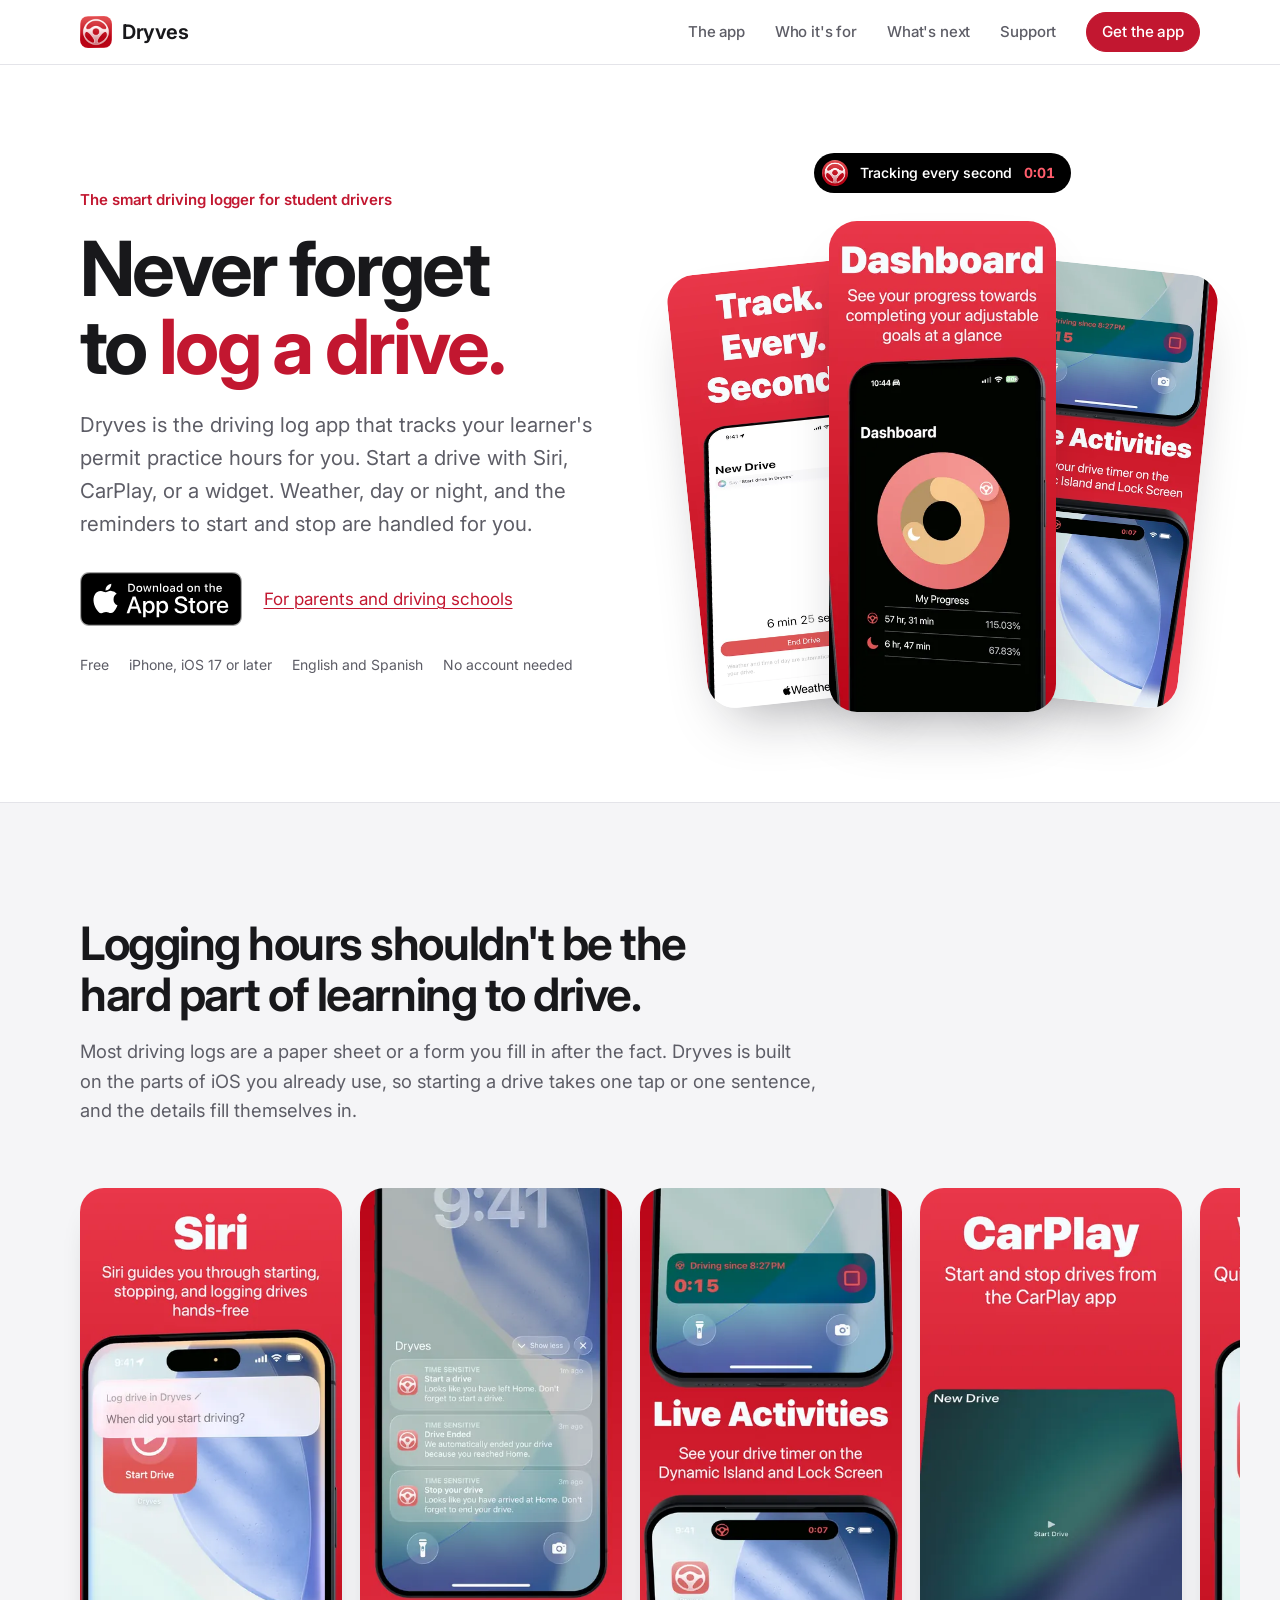
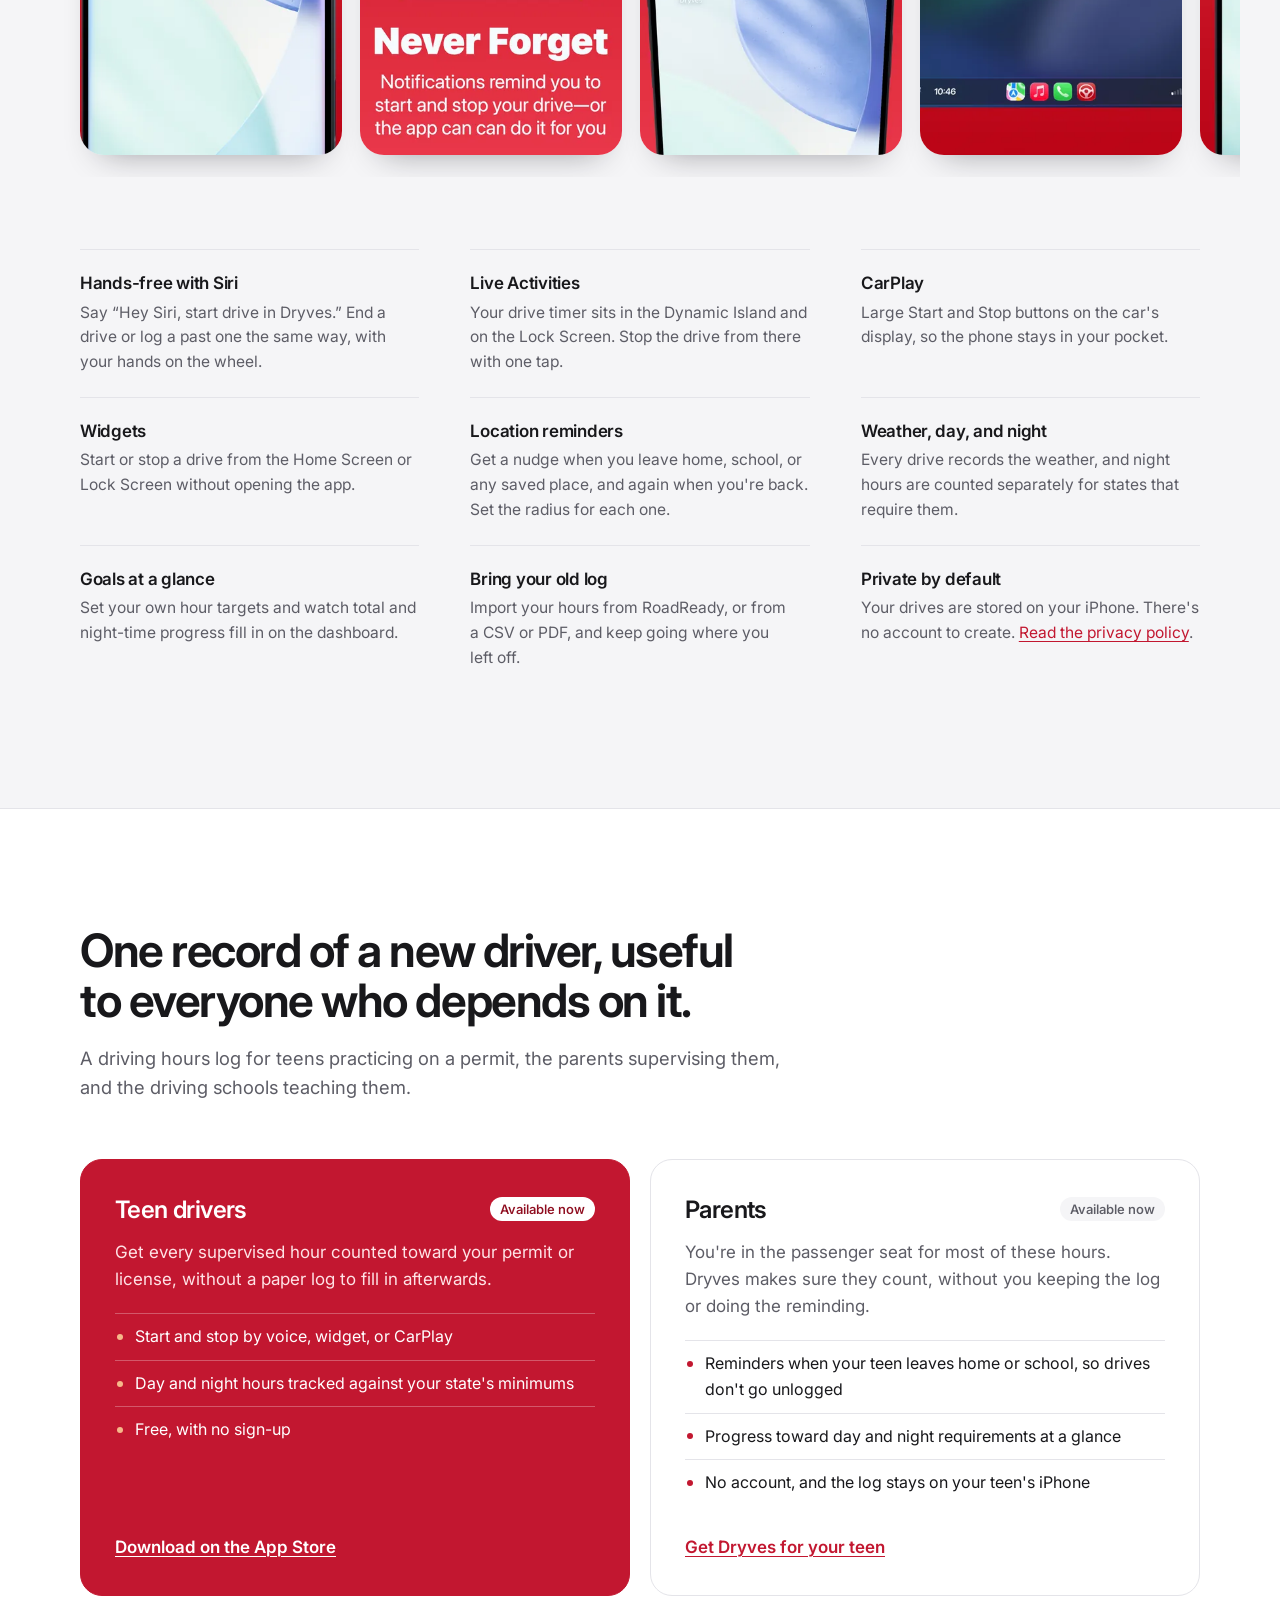
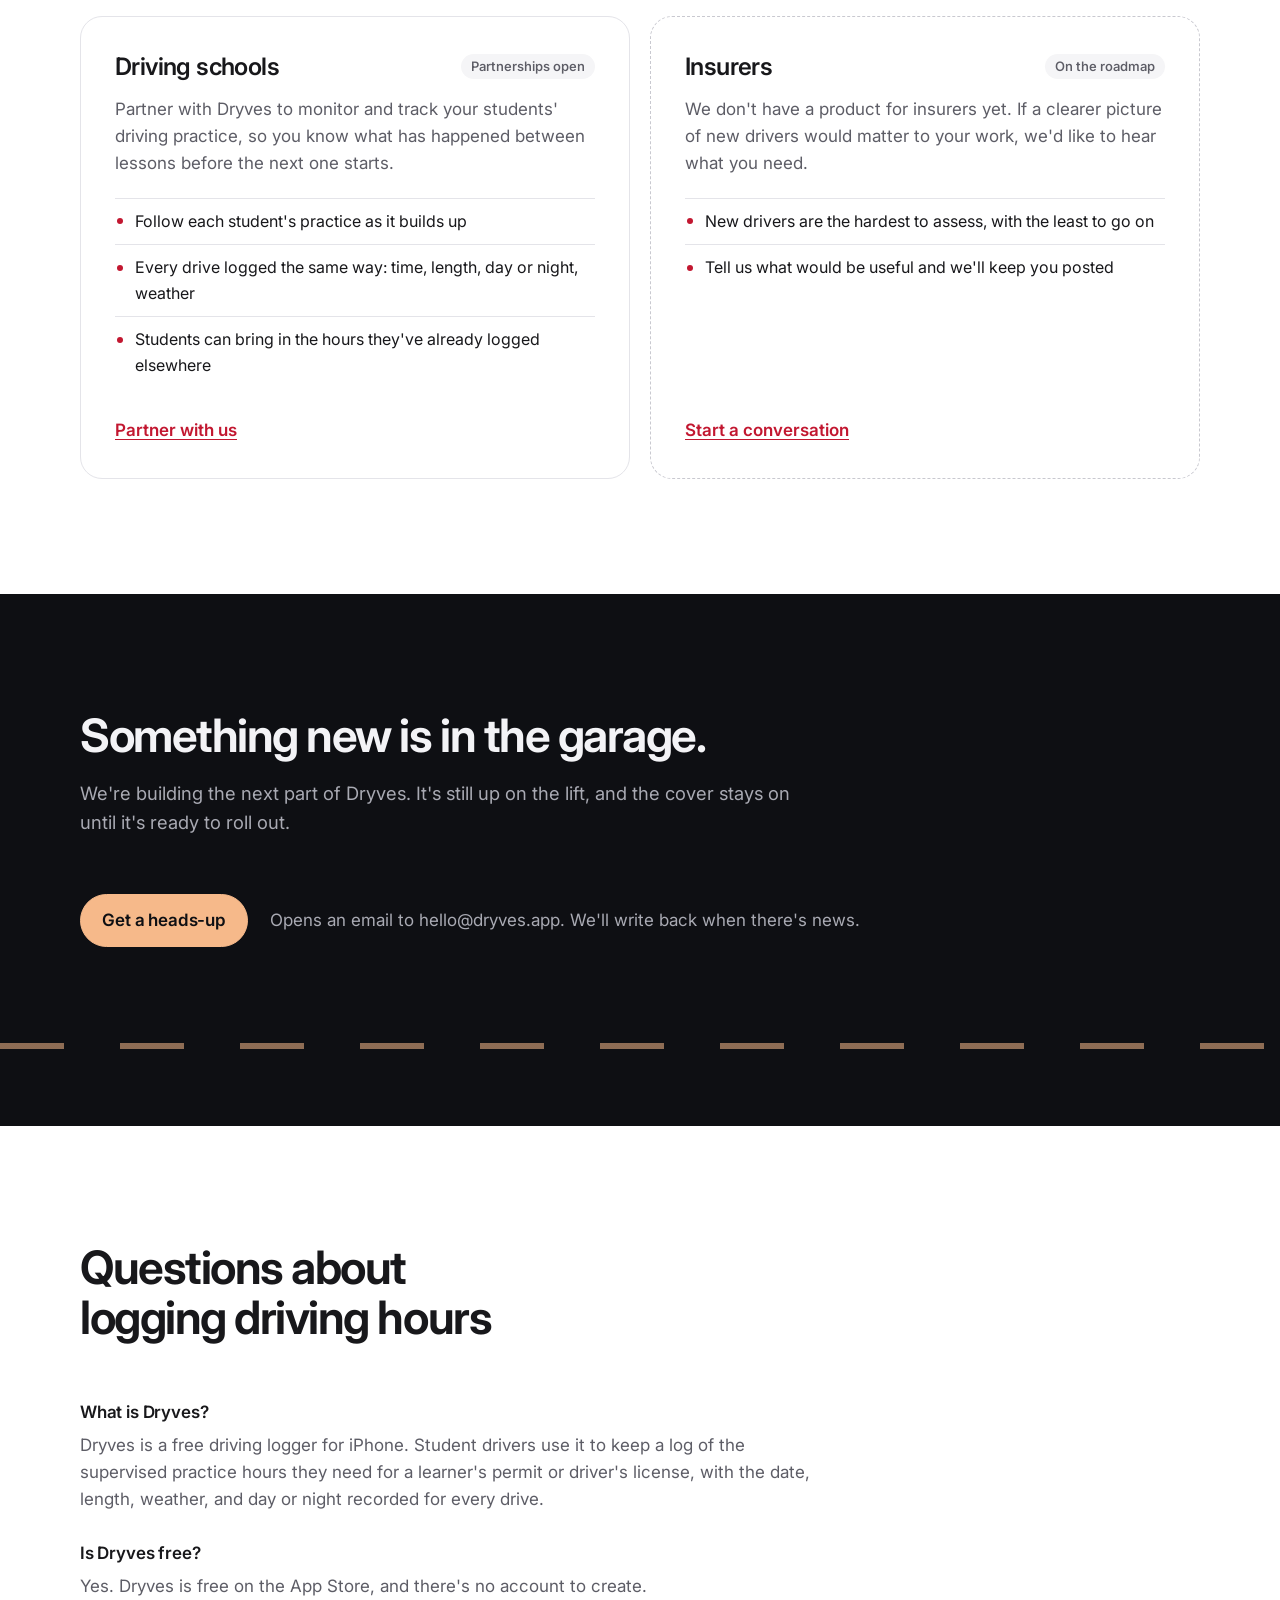
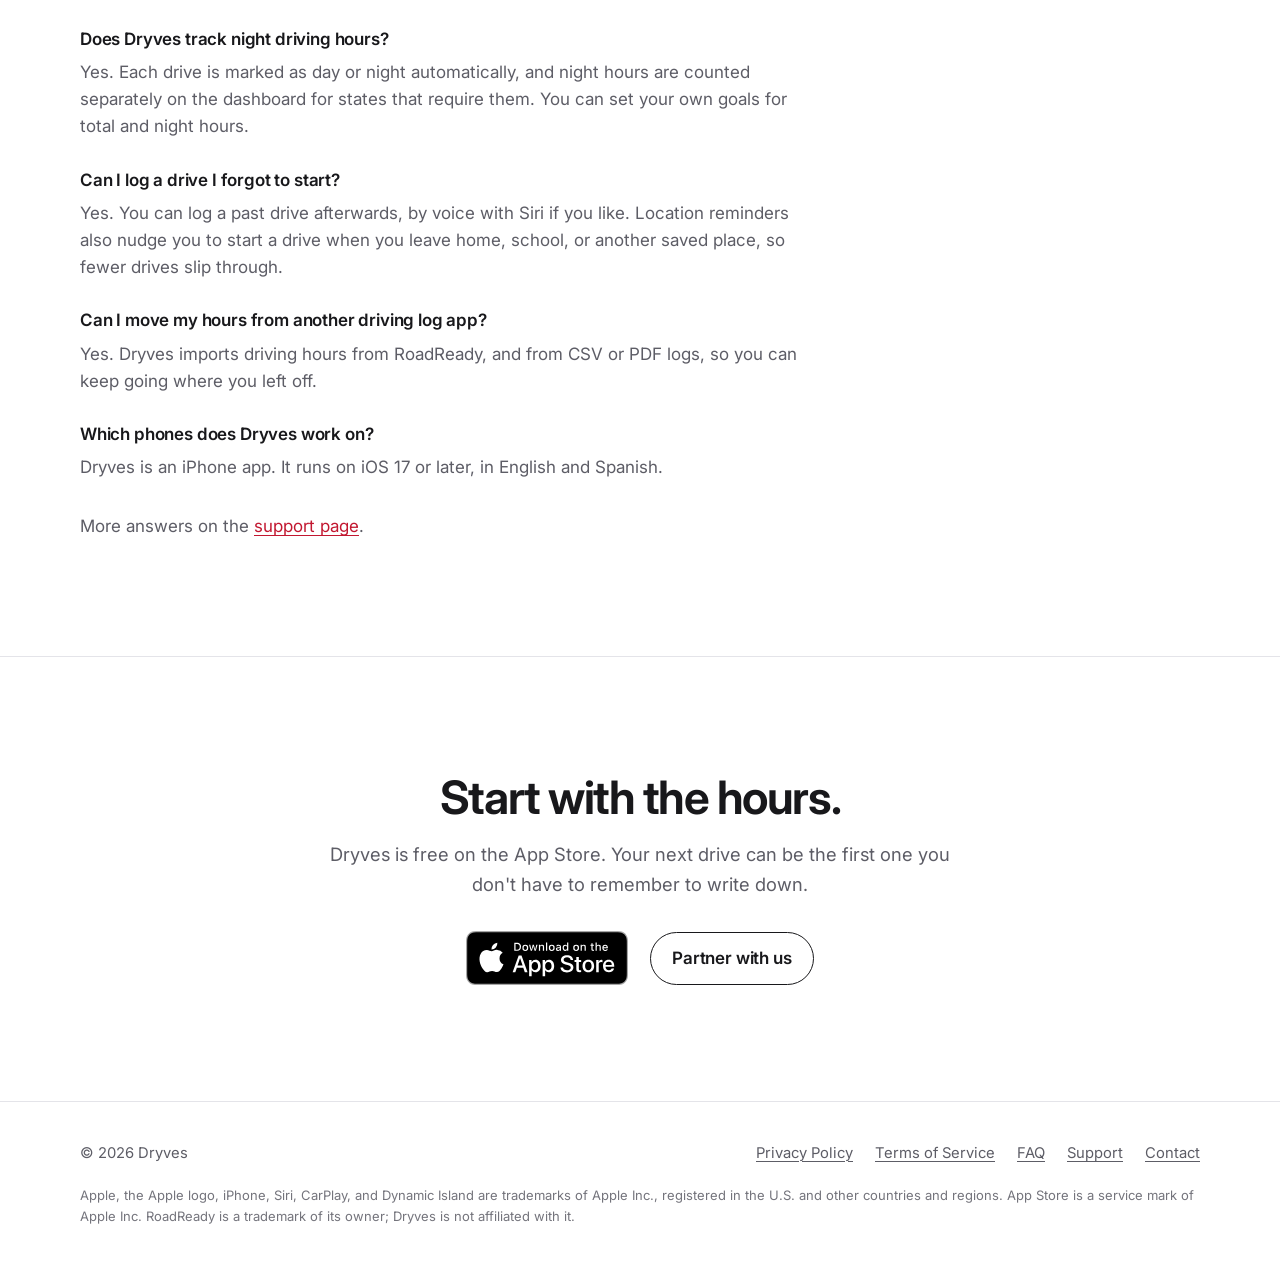
<file: public/index.html>
<!DOCTYPE html>
<html lang="en">
<head>
  <meta charset="UTF-8">
  <meta name="viewport" content="width=device-width, initial-scale=1.0">
  <title>Dryves: Smart Driving Logger for Student Drivers</title>
  <meta name="description" content="Dryves is a free driving log app for iPhone. Track supervised practice hours for your learner's permit with Siri, CarPlay, and widgets, with day and night hours and weather logged automatically.">
  <meta name="apple-itunes-app" content="app-id=6759067319">
  <meta name="theme-color" content="#ffffff" media="(prefers-color-scheme: light)">
  <meta name="theme-color" content="#0f0f12" media="(prefers-color-scheme: dark)">
  <meta name="robots" content="index, follow, max-image-preview:large">
  <link rel="canonical" href="https://dryves.app/">
  <link rel="icon" type="image/png" sizes="32x32" href="assets/favicon-32.png">
  <link rel="apple-touch-icon" href="assets/apple-touch-icon.png">
  <meta property="og:type" content="website">
  <meta property="og:site_name" content="Dryves">
  <meta property="og:url" content="https://dryves.app/">
  <meta property="og:title" content="Dryves: Smart Driving Logger for Student Drivers">
  <meta property="og:description" content="The free driving log app for student drivers. Log permit practice hours with Siri, CarPlay, and widgets.">
  <meta property="og:image" content="https://dryves.app/assets/icon-512.png">
  <meta property="og:image:alt" content="The Dryves app icon">
  <meta property="og:locale" content="en_US">
  <meta name="twitter:card" content="summary">
  <meta name="twitter:title" content="Dryves: Smart Driving Logger for Student Drivers">
  <meta name="twitter:description" content="The free driving log app for student drivers. Log permit practice hours with Siri, CarPlay, and widgets.">
  <meta name="twitter:image" content="https://dryves.app/assets/icon-512.png">
  <link rel="preload" href="assets/fonts/inter-latin-var.woff2" as="font" type="font/woff2" crossorigin>
  <link rel="stylesheet" href="index.css">
  <script type="application/ld+json">
  {
    "@context": "https://schema.org",
    "@graph": [
      {
        "@type": "WebSite",
        "@id": "https://dryves.app/#website",
        "url": "https://dryves.app/",
        "name": "Dryves",
        "alternateName": ["Dryves App", "Dryves Driving Logger"],
        "description": "The smart driving logger for student drivers.",
        "publisher": { "@id": "https://dryves.app/#organization" },
        "inLanguage": "en-US"
      },
      {
        "@type": "Organization",
        "@id": "https://dryves.app/#organization",
        "name": "Dryves",
        "url": "https://dryves.app/",
        "logo": {
          "@type": "ImageObject",
          "url": "https://dryves.app/assets/icon-512.png",
          "width": 512,
          "height": 512
        },
        "email": "hello@dryves.app",
        "sameAs": ["https://apps.apple.com/us/app/dryves-smart-driving-logger/id6759067319"],
        "contactPoint": [
          { "@type": "ContactPoint", "contactType": "customer support", "email": "support@dryves.app", "url": "https://dryves.app/support.html", "availableLanguage": ["English", "Spanish"] },
          { "@type": "ContactPoint", "contactType": "partnerships", "email": "partners@dryves.app" }
        ]
      },
      {
        "@type": "WebPage",
        "@id": "https://dryves.app/#webpage",
        "url": "https://dryves.app/",
        "name": "Dryves: Smart Driving Logger for Student Drivers",
        "isPartOf": { "@id": "https://dryves.app/#website" },
        "about": { "@id": "https://dryves.app/#app" },
        "primaryImageOfPage": "https://dryves.app/assets/screenshots/dashboard.webp",
        "inLanguage": "en-US"
      },
      {
        "@type": "MobileApplication",
        "@id": "https://dryves.app/#app",
        "name": "Dryves - Smart Driving Logger",
        "alternateName": "Dryves",
        "description": "A driving log app for student drivers. Log supervised practice hours for a learner's permit or driver's license with Siri, CarPlay, Live Activities, and widgets, with weather and day or night hours recorded automatically.",
        "operatingSystem": "iOS 17.0 or later",
        "applicationCategory": "EducationalApplication",
        "applicationSubCategory": "Driving log",
        "url": "https://dryves.app/",
        "downloadUrl": "https://apps.apple.com/us/app/dryves-smart-driving-logger/id6759067319",
        "installUrl": "https://apps.apple.com/us/app/dryves-smart-driving-logger/id6759067319",
        "image": "https://dryves.app/assets/icon-512.png",
        "screenshot": [
          "https://dryves.app/assets/screenshots/dashboard.webp",
          "https://dryves.app/assets/screenshots/new-drive.webp",
          "https://dryves.app/assets/screenshots/drive-log.webp",
          "https://dryves.app/assets/screenshots/live-activities.webp"
        ],
        "inLanguage": ["en", "es"],
        "isAccessibleForFree": true,
        "publisher": { "@id": "https://dryves.app/#organization" },
        "featureList": [
          "Start and stop drives hands-free with Siri",
          "Drive timer in Live Activities and the Dynamic Island",
          "CarPlay app",
          "Home Screen and Lock Screen widgets",
          "Location reminders to start and stop drives",
          "Automatic weather and day or night tracking",
          "Night driving hours counted separately",
          "Adjustable hour goals with a progress dashboard",
          "Import driving hours from RoadReady, CSV, or PDF",
          "No account required; data stays on your iPhone"
        ],
        "offers": { "@type": "Offer", "price": "0", "priceCurrency": "USD", "availability": "https://schema.org/InStock" }
      }
    ]
  }
  </script>
  <script type="application/ld+json">
  {
    "@context": "https://schema.org",
    "@graph": [
      {
        "@type": "FAQPage",
        "@id": "https://dryves.app/#faq",
        "url": "https://dryves.app/#faq",
        "isPartOf": {
          "@id": "https://dryves.app/#website"
        },
        "mainEntity": [
          {
            "@type": "Question",
            "name": "What is Dryves?",
            "acceptedAnswer": {
              "@type": "Answer",
              "text": "Dryves is a free driving logger for iPhone. Student drivers use it to keep a log of the supervised practice hours they need for a learner's permit or driver's license, with the date, length, weather, and day or night recorded for every drive."
            }
          },
          {
            "@type": "Question",
            "name": "Is Dryves free?",
            "acceptedAnswer": {
              "@type": "Answer",
              "text": "Yes. Dryves is free on the App Store, and there's no account to create."
            }
          },
          {
            "@type": "Question",
            "name": "Does Dryves track night driving hours?",
            "acceptedAnswer": {
              "@type": "Answer",
              "text": "Yes. Each drive is marked as day or night automatically, and night hours are counted separately on the dashboard for states that require them. You can set your own goals for total and night hours."
            }
          },
          {
            "@type": "Question",
            "name": "Can I log a drive I forgot to start?",
            "acceptedAnswer": {
              "@type": "Answer",
              "text": "Yes. You can log a past drive afterwards, by voice with Siri if you like. Location reminders also nudge you to start a drive when you leave home, school, or another saved place, so fewer drives slip through."
            }
          },
          {
            "@type": "Question",
            "name": "Can I move my hours from another driving log app?",
            "acceptedAnswer": {
              "@type": "Answer",
              "text": "Yes. Dryves imports driving hours from RoadReady, and from CSV or PDF logs, so you can keep going where you left off."
            }
          },
          {
            "@type": "Question",
            "name": "Which phones does Dryves work on?",
            "acceptedAnswer": {
              "@type": "Answer",
              "text": "Dryves is an iPhone app. It runs on iOS 17 or later, in English and Spanish."
            }
          }
        ]
      }
    ]
  }
  </script>
</head>
<body>
  <a class="skip" href="#main">Skip to content</a>

  <header class="site-header">
    <div class="wrap">
      <a class="brand" href="/" aria-current="page">
        <img src="assets/icon-96.png" alt="" width="34" height="34">Dryves
      </a>
      <nav class="site-nav" aria-label="Main">
        <a href="#app">The app</a>
        <a href="#who">Who it's for</a>
        <a href="#next">What's next</a>
        <a href="/support.html">Support</a>
        <a class="btn small" href="https://apps.apple.com/us/app/dryves-smart-driving-logger/id6759067319">Get the app</a>
      </nav>
    </div>
  </header>

  <main id="main">

    <section class="hero">
      <div class="wrap">
        <div>
          <p class="eyebrow">The smart driving logger for student drivers</p>
          <h1>Never forget to <em>log a drive.</em></h1>
          <p class="lede">Dryves is the driving log app that tracks your learner's permit practice hours for you. Start a drive with Siri, CarPlay, or a widget. Weather, day or night, and the reminders to start and stop are handled for you.</p>
          <div class="cta">
            <a class="badge-link" href="https://apps.apple.com/us/app/dryves-smart-driving-logger/id6759067319">
              <img src="assets/app-store-badge.svg" alt="Download on the App Store" width="162" height="54">
            </a>
            <a href="#who">For parents and driving schools</a>
          </div>
          <ul class="facts">
            <li>Free</li>
            <li>iPhone, iOS 17 or later</li>
            <li>English and Spanish</li>
            <li>No account needed</li>
          </ul>
        </div>

        <div class="fan-col">
          <p class="island">
            <img src="assets/icon-96.png" alt="" width="26" height="26">
            Tracking every second
            <time id="timer" aria-hidden="true">0:00</time>
          </p>
        <div class="fan">
          <img src="assets/screenshots/new-drive-400.webp" srcset="assets/screenshots/new-drive-400.webp 400w, assets/screenshots/new-drive.webp 800w" sizes="(max-width: 860px) 42vw, 22vw" width="800" height="1734" alt="Dryves New Drive screen with a running drive timer and an End Drive button.">
          <img src="assets/screenshots/dashboard-400.webp" srcset="assets/screenshots/dashboard-400.webp 400w, assets/screenshots/dashboard.webp 800w" sizes="(max-width: 860px) 48vw, 25vw" width="800" height="1734" alt="Dryves Dashboard showing a progress ring with total and night hours measured against goals.">
          <img src="assets/screenshots/live-activities-400.webp" srcset="assets/screenshots/live-activities-400.webp 400w, assets/screenshots/live-activities.webp 800w" sizes="(max-width: 860px) 42vw, 22vw" width="800" height="1734" alt="A Dryves drive timer shown in the Dynamic Island and on the Lock Screen.">
        </div>
        </div>
      </div>
    </section>

    <section class="app" id="app">
      <div class="wrap">
        <div class="section-head">
          <h2>Logging hours shouldn't be the hard part of learning to drive.</h2>
          <p>Most driving logs are a paper sheet or a form you fill in after the fact. Dryves is built on the parts of iOS you already use, so starting a drive takes one tap or one sentence, and the details fill themselves in.</p>
        </div>

        <div class="strip" role="region" aria-label="App screenshots" tabindex="0">
          <img loading="lazy" src="assets/screenshots/siri-400.webp" srcset="assets/screenshots/siri-400.webp 400w, assets/screenshots/siri.webp 800w" sizes="262px" width="800" height="1734" alt="Siri: Siri guides you through starting, stopping, and logging drives hands-free.">
          <img loading="lazy" src="assets/screenshots/reminders-400.webp" srcset="assets/screenshots/reminders-400.webp 400w, assets/screenshots/reminders.webp 800w" sizes="262px" width="800" height="1734" alt="Never Forget: notifications remind you to start and stop your drive, or the app can do it for you.">
          <img loading="lazy" src="assets/screenshots/live-activities-400.webp" srcset="assets/screenshots/live-activities-400.webp 400w, assets/screenshots/live-activities.webp 800w" sizes="262px" width="800" height="1734" alt="Live Activities: see your drive timer on the Dynamic Island and Lock Screen.">
          <img loading="lazy" src="assets/screenshots/carplay-400.webp" srcset="assets/screenshots/carplay-400.webp 400w, assets/screenshots/carplay.webp 800w" sizes="262px" width="800" height="1734" alt="CarPlay: start and stop drives from the CarPlay app.">
          <img loading="lazy" src="assets/screenshots/widgets-400.webp" srcset="assets/screenshots/widgets-400.webp 400w, assets/screenshots/widgets.webp 800w" sizes="262px" width="800" height="1734" alt="Widgets: quickly start and stop drives with widgets.">
          <img loading="lazy" src="assets/screenshots/automation-400.webp" srcset="assets/screenshots/automation-400.webp 400w, assets/screenshots/automation.webp 800w" sizes="262px" width="800" height="1734" alt="Automation: weather and time of day are automatically set for your drives.">
          <img loading="lazy" src="assets/screenshots/import-400.webp" srcset="assets/screenshots/import-400.webp 400w, assets/screenshots/import.webp 800w" sizes="262px" width="800" height="1734" alt="Import Drives Effortlessly: import drives from RoadReady in less than a minute.">
          <img loading="lazy" src="assets/screenshots/drive-log-400.webp" srcset="assets/screenshots/drive-log-400.webp 400w, assets/screenshots/drive-log.webp 800w" sizes="262px" width="800" height="1734" alt="Comprehensive Log: detailed information is stored for each drive in a searchable list.">
          <img loading="lazy" src="assets/screenshots/dashboard-400.webp" srcset="assets/screenshots/dashboard-400.webp 400w, assets/screenshots/dashboard.webp 800w" sizes="262px" width="800" height="1734" alt="Dashboard: see your progress towards completing your adjustable goals at a glance.">
        </div>

        <ul class="features">
          <li>
            <h3>Hands-free with Siri</h3>
            <p>Say “Hey Siri, start drive in Dryves.” End a drive or log a past one the same way, with your hands on the wheel.</p>
          </li>
          <li>
            <h3>Live Activities</h3>
            <p>Your drive timer sits in the Dynamic Island and on the Lock Screen. Stop the drive from there with one tap.</p>
          </li>
          <li>
            <h3>CarPlay</h3>
            <p>Large Start and Stop buttons on the car's display, so the phone stays in your pocket.</p>
          </li>
          <li>
            <h3>Widgets</h3>
            <p>Start or stop a drive from the Home Screen or Lock Screen without opening the app.</p>
          </li>
          <li>
            <h3>Location reminders</h3>
            <p>Get a nudge when you leave home, school, or any saved place, and again when you're back. Set the radius for each one.</p>
          </li>
          <li>
            <h3>Weather, day, and night</h3>
            <p>Every drive records the weather, and night hours are counted separately for states that require them.</p>
          </li>
          <li>
            <h3>Goals at a glance</h3>
            <p>Set your own hour targets and watch total and night-time progress fill in on the dashboard.</p>
          </li>
          <li>
            <h3>Bring your old log</h3>
            <p>Import your hours from RoadReady, or from a CSV or PDF, and keep going where you left off.</p>
          </li>
          <li>
            <h3>Private by default</h3>
            <p>Your drives are stored on your iPhone. There's no account to create. <a href="/privacy.html">Read the privacy policy</a>.</p>
          </li>
        </ul>
      </div>
    </section>

    <section id="who">
      <div class="wrap">
        <div class="section-head">
          <h2>One record of a new driver, useful to everyone who depends on it.</h2>
          <p>A driving hours log for teens practicing on a permit, the parents supervising them, and the driving schools teaching them.</p>
        </div>

        <div class="audiences">
          <article class="aud now">
            <div class="aud-head">
              <h3>Teen drivers</h3>
              <p class="tag">Available now</p>
            </div>
            <p>Get every supervised hour counted toward your permit or license, without a paper log to fill in afterwards.</p>
            <ul>
              <li>Start and stop by voice, widget, or CarPlay</li>
              <li>Day and night hours tracked against your state's minimums</li>
              <li>Free, with no sign-up</li>
            </ul>
            <a class="more" href="https://apps.apple.com/us/app/dryves-smart-driving-logger/id6759067319">Download on the App Store</a>
          </article>

          <article class="aud">
            <div class="aud-head">
              <h3>Parents</h3>
              <p class="tag">Available now</p>
            </div>
            <p>You're in the passenger seat for most of these hours. Dryves makes sure they count, without you keeping the log or doing the reminding.</p>
            <ul>
              <li>Reminders when your teen leaves home or school, so drives don't go unlogged</li>
              <li>Progress toward day and night requirements at a glance</li>
              <li>No account, and the log stays on your teen's iPhone</li>
            </ul>
            <a class="more" href="https://apps.apple.com/us/app/dryves-smart-driving-logger/id6759067319">Get Dryves for your teen</a>
          </article>

          <article class="aud">
            <div class="aud-head">
              <h3>Driving schools</h3>
              <p class="tag">Partnerships open</p>
            </div>
            <p>Partner with Dryves to monitor and track your students' driving practice, so you know what has happened between lessons before the next one starts.</p>
            <ul>
              <li>Follow each student's practice as it builds up</li>
              <li>Every drive logged the same way: time, length, day or night, weather</li>
              <li>Students can bring in the hours they've already logged elsewhere</li>
            </ul>
            <a class="more" href="mailto:partners@dryves.app?subject=Dryves%20for%20driving%20schools">Partner with us</a>
          </article>

          <article class="aud later">
            <div class="aud-head">
              <h3>Insurers</h3>
              <p class="tag">On the roadmap</p>
            </div>
            <p>We don't have a product for insurers yet. If a clearer picture of new drivers would matter to your work, we'd like to hear what you need.</p>
            <ul>
              <li>New drivers are the hardest to assess, with the least to go on</li>
              <li>Tell us what would be useful and we'll keep you posted</li>
            </ul>
            <a class="more" href="mailto:partners@dryves.app?subject=Dryves%20and%20insurance">Start a conversation</a>
          </article>
        </div>
      </div>
    </section>

    <section class="night" id="next">
      <div class="wrap">
        <div class="section-head">
          <h2>Something new is in the garage.</h2>
          <p>We're building the next part of Dryves. It's still up on the lift, and the cover stays on until it's ready to roll out.</p>
        </div>
        <div class="cta-row">
          <a class="btn" href="mailto:hello@dryves.app?subject=Tell%20me%20what%27s%20next%20for%20Dryves">Get a heads-up</a>
          <span>Opens an email to hello@dryves.app. We'll write back when there's news.</span>
        </div>
      </div>
      <div class="lane" aria-hidden="true"></div>
    </section>

    <section class="faq-section" id="faq">
      <div class="wrap">
        <div class="section-head">
          <h2>Questions about logging driving hours</h2>
        </div>
        <dl class="faq">
          <dt>What is Dryves?</dt>
          <dd>Dryves is a free driving logger for iPhone. Student drivers use it to keep a log of the supervised practice hours they need for a learner's permit or driver's license, with the date, length, weather, and day or night recorded for every drive.</dd>

          <dt>Is Dryves free?</dt>
          <dd>Yes. Dryves is free on the App Store, and there's no account to create.</dd>

          <dt>Does Dryves track night driving hours?</dt>
          <dd>Yes. Each drive is marked as day or night automatically, and night hours are counted separately on the dashboard for states that require them. You can set your own goals for total and night hours.</dd>

          <dt>Can I log a drive I forgot to start?</dt>
          <dd>Yes. You can log a past drive afterwards, by voice with Siri if you like. Location reminders also nudge you to start a drive when you leave home, school, or another saved place, so fewer drives slip through.</dd>

          <dt>Can I move my hours from another driving log app?</dt>
          <dd>Yes. Dryves imports driving hours from RoadReady, and from CSV or PDF logs, so you can keep going where you left off.</dd>

          <dt>Which phones does Dryves work on?</dt>
          <dd>Dryves is an iPhone app. It runs on iOS 17 or later, in English and Spanish.</dd>
        </dl>
        <p class="faq-more">More answers on the <a href="/support.html">support page</a>.</p>
      </div>
    </section>

    <section class="closing">
      <div class="wrap">
        <h2>Start with the hours.</h2>
        <p>Dryves is free on the App Store. Your next drive can be the first one you don't have to remember to write down.</p>
        <div class="cta">
          <a class="badge-link" href="https://apps.apple.com/us/app/dryves-smart-driving-logger/id6759067319">
            <img src="assets/app-store-badge.svg" alt="Download on the App Store" width="162" height="54">
          </a>
          <a class="btn ghost" href="mailto:partners@dryves.app?subject=Dryves%20partnership">Partner with us</a>
        </div>
      </div>
    </section>

  </main>

  <footer class="site-footer">
    <div class="wrap">
      <span>&copy; <span id="year">2026</span> Dryves</span>
      <nav aria-label="Footer">
        <a href="/privacy.html">Privacy Policy</a>
        <a href="/terms.html">Terms of Service</a>
        <a href="#faq">FAQ</a>
        <a href="/support.html">Support</a>
        <a href="mailto:hello@dryves.app">Contact</a>
      </nav>
      <p class="legal">Apple, the Apple logo, iPhone, Siri, CarPlay, and Dynamic Island are trademarks of Apple Inc., registered in the U.S. and other countries and regions. App Store is a service mark of Apple Inc. RoadReady is a trademark of its owner; Dryves is not affiliated with it.</p>
    </div>
  </footer>

  <script>
    document.getElementById('year').textContent = new Date().getFullYear();
    (function () {
      var el = document.getElementById('timer'), start = Date.now();
      setInterval(function () {
        var s = Math.floor((Date.now() - start) / 1000);
        el.textContent = Math.floor(s / 60) + ':' + String(s % 60).padStart(2, '0');
      }, 1000);
    })();
  </script>
</body>
</html>
</file>
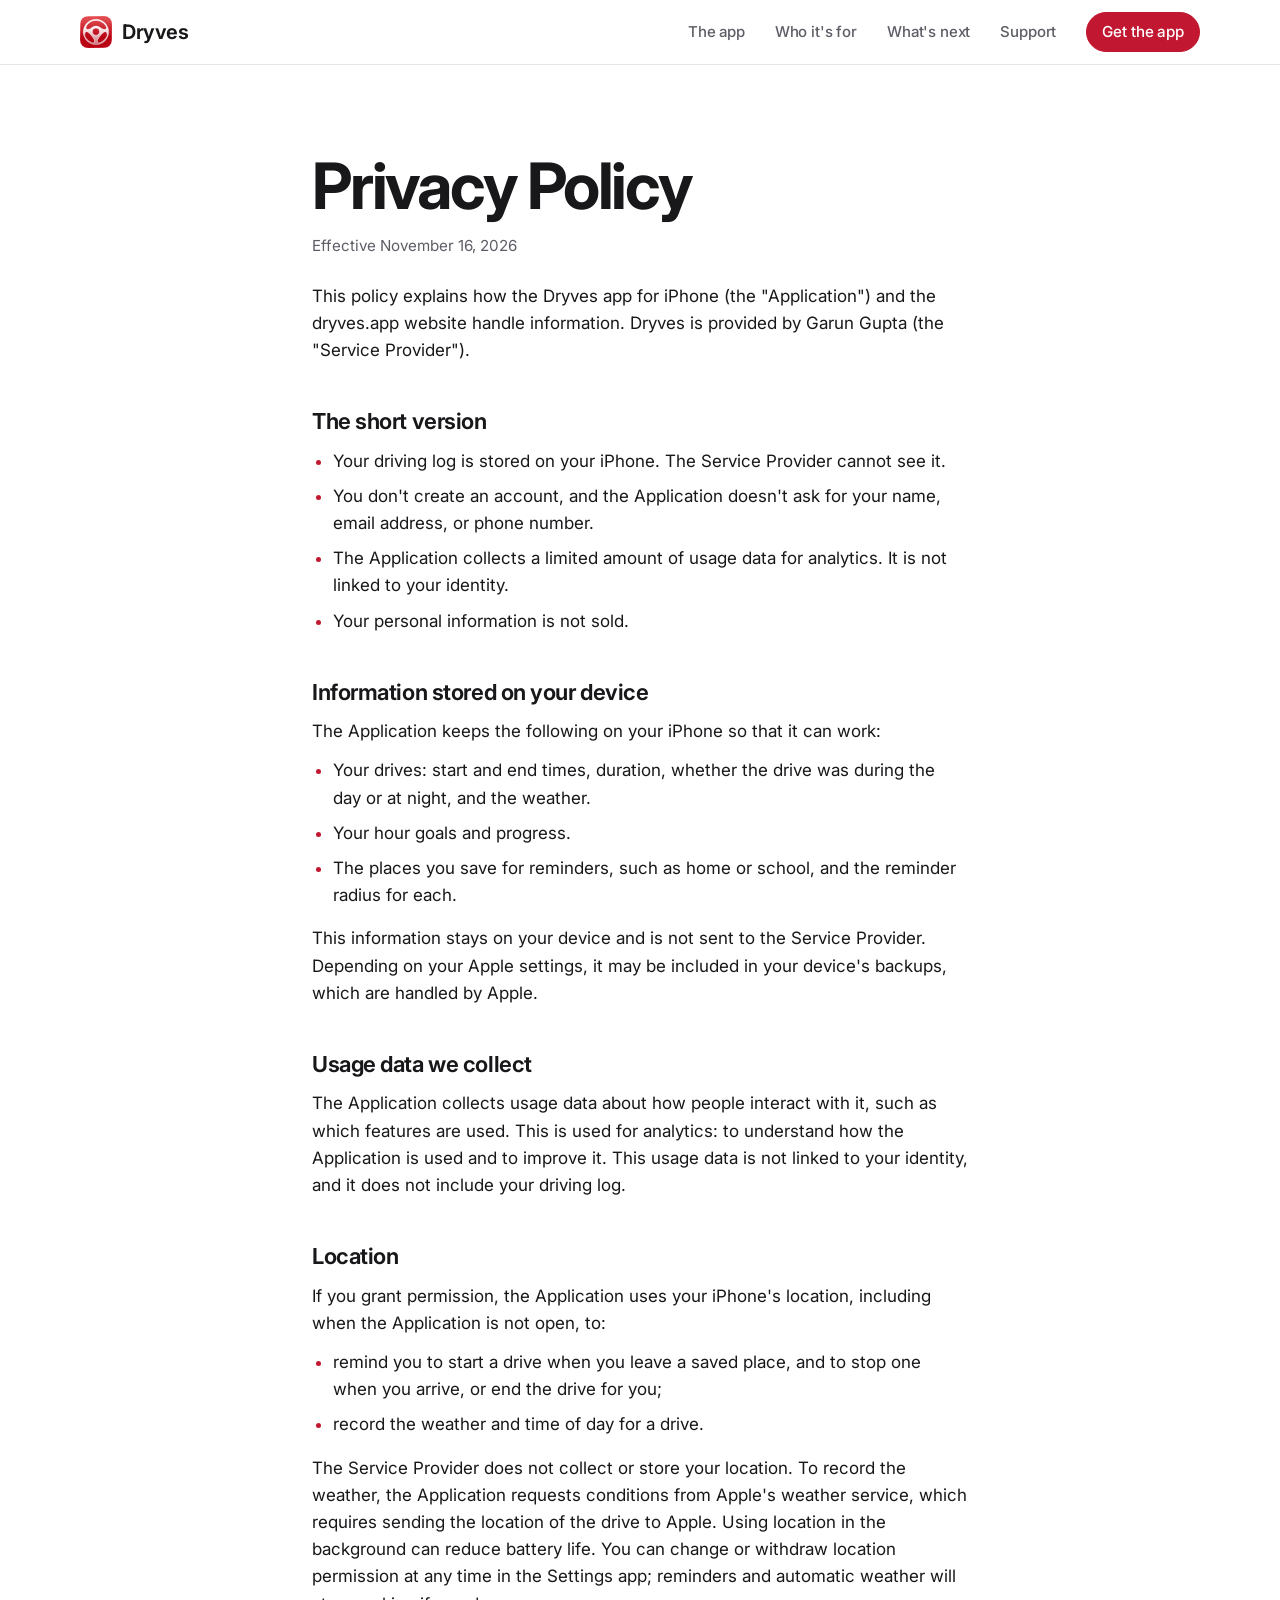
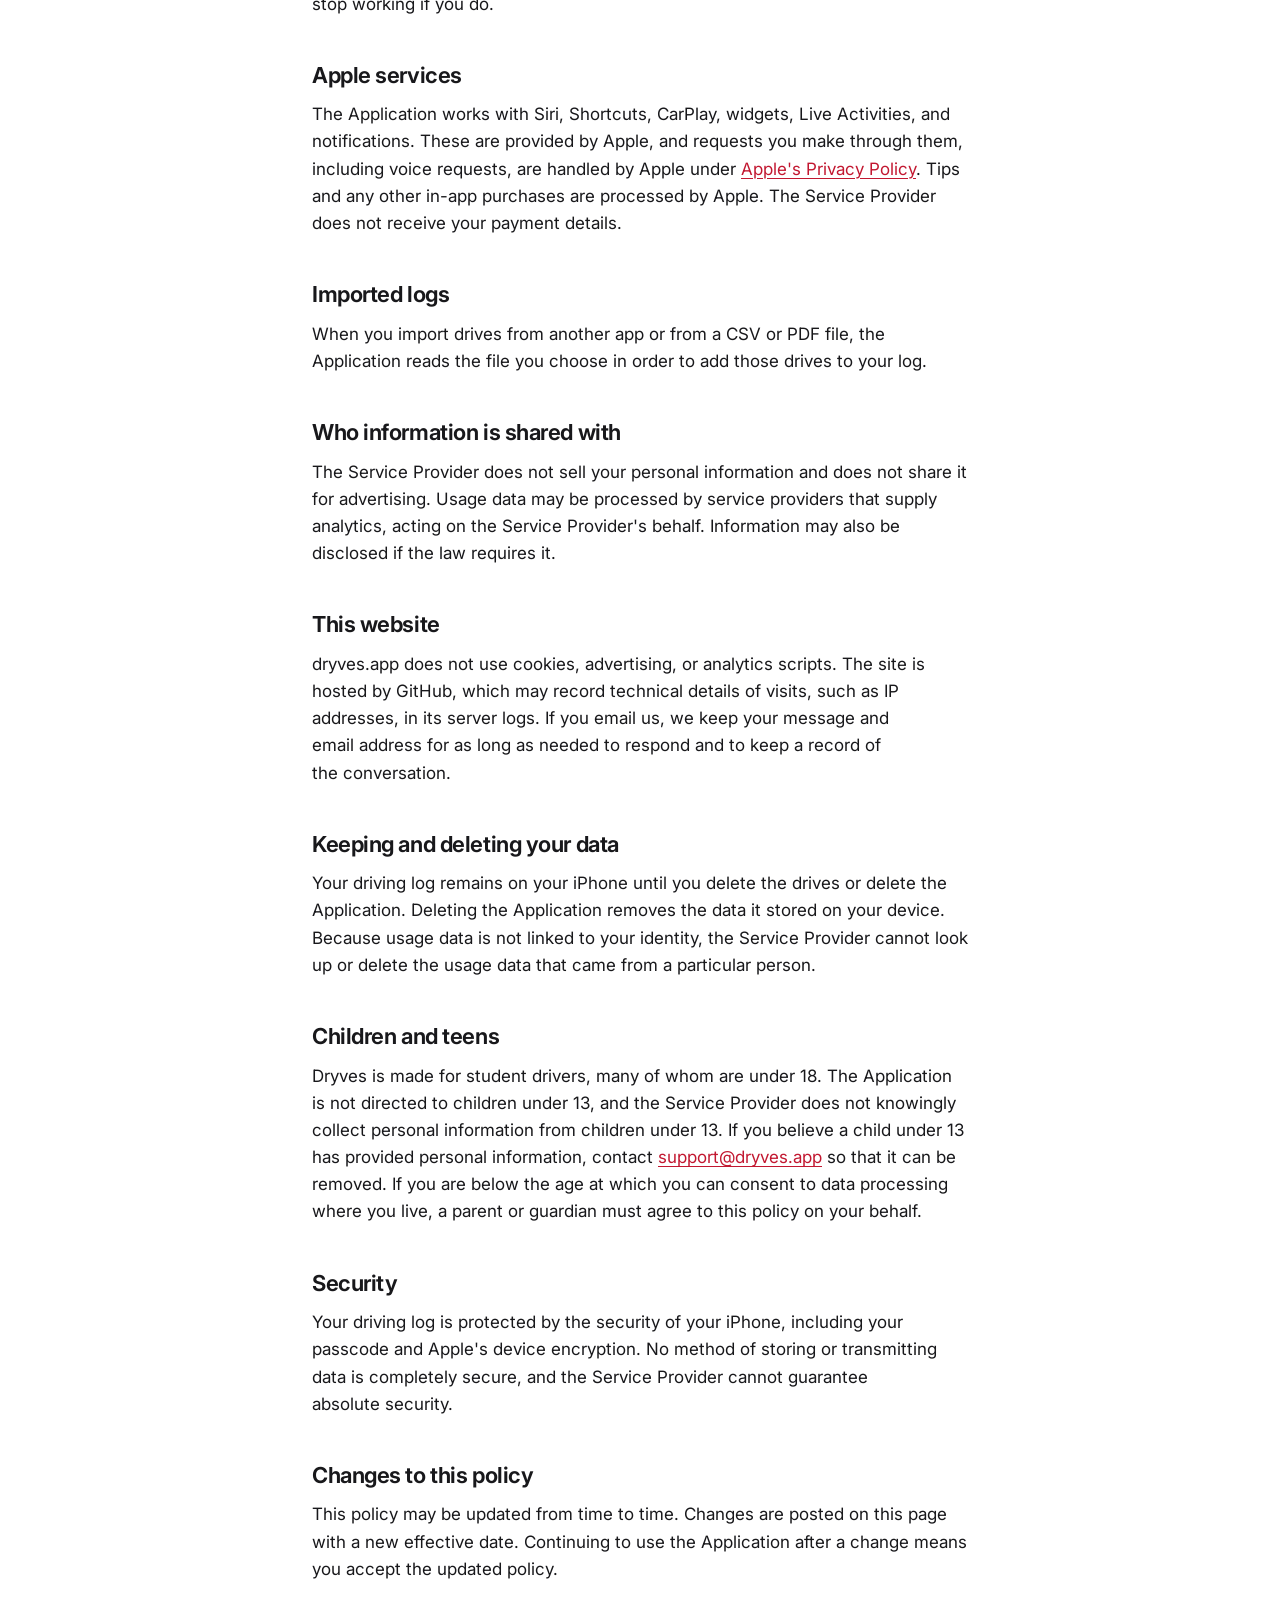
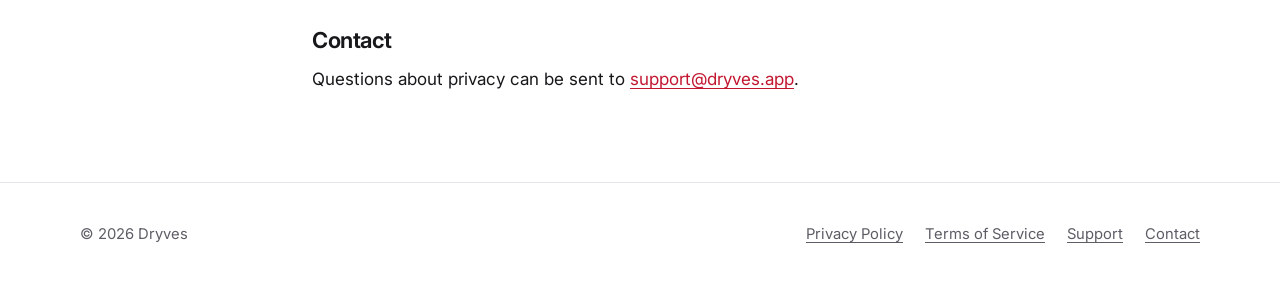
<file: public/privacy.html>
<!DOCTYPE html>
<html lang="en">
<head>
  <meta charset="UTF-8">
  <meta name="viewport" content="width=device-width, initial-scale=1.0">
  <title>Privacy Policy | Dryves</title>
  <meta name="description" content="How the Dryves app and website handle your information.">
  <meta name="theme-color" content="#ffffff" media="(prefers-color-scheme: light)">
  <meta name="theme-color" content="#0f0f12" media="(prefers-color-scheme: dark)">
  <link rel="canonical" href="https://dryves.app/privacy.html">
  <link rel="icon" type="image/png" sizes="32x32" href="assets/favicon-32.png">
  <link rel="apple-touch-icon" href="assets/apple-touch-icon.png">
  <meta property="og:type" content="website">
  <meta property="og:site_name" content="Dryves">
  <meta property="og:url" content="https://dryves.app/privacy.html">
  <meta property="og:title" content="Privacy Policy | Dryves">
  <meta property="og:description" content="How the Dryves app and website handle your information.">
  <meta property="og:image" content="https://dryves.app/assets/icon-512.png">
  <meta name="twitter:card" content="summary">
  <link rel="preload" href="assets/fonts/inter-latin-var.woff2" as="font" type="font/woff2" crossorigin>
  <link rel="stylesheet" href="index.css">
  <script type="application/ld+json">
  {
    "@context": "https://schema.org",
    "@graph": [
      {
        "@type": "WebPage",
        "@id": "https://dryves.app/privacy.html#webpage",
        "url": "https://dryves.app/privacy.html",
        "name": "Privacy Policy | Dryves",
        "description": "How the Dryves app and website handle your information.",
        "isPartOf": {
          "@type": "WebSite",
          "@id": "https://dryves.app/#website",
          "name": "Dryves",
          "url": "https://dryves.app/"
        },
        "breadcrumb": {
          "@id": "https://dryves.app/privacy.html#breadcrumb"
        },
        "inLanguage": "en-US"
      },
      {
        "@type": "BreadcrumbList",
        "itemListElement": [
          {
            "@type": "ListItem",
            "position": 1,
            "name": "Dryves",
            "item": "https://dryves.app/"
          },
          {
            "@type": "ListItem",
            "position": 2,
            "name": "Privacy Policy",
            "item": "https://dryves.app/privacy.html"
          }
        ],
        "@id": "https://dryves.app/privacy.html#breadcrumb"
      }
    ]
  }
  </script>
</head>
<body>
  <a class="skip" href="#main">Skip to content</a>

  <header class="site-header">
    <div class="wrap">
      <a class="brand" href="/">
        <img src="assets/icon-96.png" alt="" width="34" height="34">Dryves
      </a>
      <nav class="site-nav" aria-label="Main">
        <a href="/#app">The app</a>
        <a href="/#who">Who it's for</a>
        <a href="/#next">What's next</a>
        <a href="/support.html">Support</a>
        <a class="btn small" href="https://apps.apple.com/us/app/dryves-smart-driving-logger/id6759067319">Get the app</a>
      </nav>
    </div>
  </header>

  <main id="main" class="page">
    <div class="wrap">
      <h1>Privacy Policy</h1>
      <p class="effective">Effective November 16, 2026</p>
      <p>This policy explains how the Dryves app for iPhone (the "Application") and the dryves.app website handle information. Dryves is provided by Garun Gupta (the "Service Provider").</p>

      <h2>The short version</h2>
      <ul>
        <li>Your driving log is stored on your iPhone. The Service Provider cannot see it.</li>
        <li>You don't create an account, and the Application doesn't ask for your name, email address, or phone number.</li>
        <li>The Application collects a limited amount of usage data for analytics. It is not linked to your identity.</li>
        <li>Your personal information is not sold.</li>
      </ul>

      <h2>Information stored on your device</h2>
      <p>The Application keeps the following on your iPhone so that it can work:</p>
      <ul>
        <li>Your drives: start and end times, duration, whether the drive was during the day or at night, and the weather.</li>
        <li>Your hour goals and progress.</li>
        <li>The places you save for reminders, such as home or school, and the reminder radius for each.</li>
      </ul>
      <p>This information stays on your device and is not sent to the Service Provider. Depending on your Apple settings, it may be included in your device's backups, which are handled by Apple.</p>

      <h2>Usage data we collect</h2>
      <p>The Application collects usage data about how people interact with it, such as which features are used. This is used for analytics: to understand how the Application is used and to improve it. This usage data is not linked to your identity, and it does not include your driving log.</p>

      <h2>Location</h2>
      <p>If you grant permission, the Application uses your iPhone's location, including when the Application is not open, to:</p>
      <ul>
        <li>remind you to start a drive when you leave a saved place, and to stop one when you arrive, or end the drive for you;</li>
        <li>record the weather and time of day for a drive.</li>
      </ul>
      <p>The Service Provider does not collect or store your location. To record the weather, the Application requests conditions from Apple's weather service, which requires sending the location of the drive to Apple. Using location in the background can reduce battery life. You can change or withdraw location permission at any time in the Settings app; reminders and automatic weather will stop working if you do.</p>

      <h2>Apple services</h2>
      <p>The Application works with Siri, Shortcuts, CarPlay, widgets, Live Activities, and notifications. These are provided by Apple, and requests you make through them, including voice requests, are handled by Apple under <a href="https://www.apple.com/legal/privacy/" rel="noopener noreferrer">Apple's Privacy Policy</a>. Tips and any other in-app purchases are processed by Apple. The Service Provider does not receive your payment details.</p>

      <h2>Imported logs</h2>
      <p>When you import drives from another app or from a CSV or PDF file, the Application reads the file you choose in order to add those drives to your log.</p>

      <h2>Who information is shared with</h2>
      <p>The Service Provider does not sell your personal information and does not share it for advertising. Usage data may be processed by service providers that supply analytics, acting on the Service Provider's behalf. Information may also be disclosed if the law requires it.</p>

      <h2>This website</h2>
      <p>dryves.app does not use cookies, advertising, or analytics scripts. The site is hosted by GitHub, which may record technical details of visits, such as IP addresses, in its server logs. If you email us, we keep your message and email address for as long as needed to respond and to keep a record of the conversation.</p>

      <h2>Keeping and deleting your data</h2>
      <p>Your driving log remains on your iPhone until you delete the drives or delete the Application. Deleting the Application removes the data it stored on your device. Because usage data is not linked to your identity, the Service Provider cannot look up or delete the usage data that came from a particular person.</p>

      <h2>Children and teens</h2>
      <p>Dryves is made for student drivers, many of whom are under 18. The Application is not directed to children under 13, and the Service Provider does not knowingly collect personal information from children under 13. If you believe a child under 13 has provided personal information, contact <a href="mailto:support@dryves.app">support@dryves.app</a> so that it can be removed. If you are below the age at which you can consent to data processing where you live, a parent or guardian must agree to this policy on your behalf.</p>

      <h2>Security</h2>
      <p>Your driving log is protected by the security of your iPhone, including your passcode and Apple's device encryption. No method of storing or transmitting data is completely secure, and the Service Provider cannot guarantee absolute security.</p>

      <h2>Changes to this policy</h2>
      <p>This policy may be updated from time to time. Changes are posted on this page with a new effective date. Continuing to use the Application after a change means you accept the updated policy.</p>

      <h2>Contact</h2>
      <p>Questions about privacy can be sent to <a href="mailto:support@dryves.app">support@dryves.app</a>.</p>
    </div>
  </main>

  <footer class="site-footer">
    <div class="wrap">
      <span>&copy; <span id="year">2026</span> Dryves</span>
      <nav aria-label="Footer">
        <a href="/privacy.html" aria-current="page">Privacy Policy</a>
        <a href="/terms.html">Terms of Service</a>
        <a href="/support.html">Support</a>
        <a href="mailto:hello@dryves.app">Contact</a>
      </nav>
    </div>
  </footer>
  <script>document.getElementById('year').textContent = new Date().getFullYear();</script>
</body>
</html>
</file>
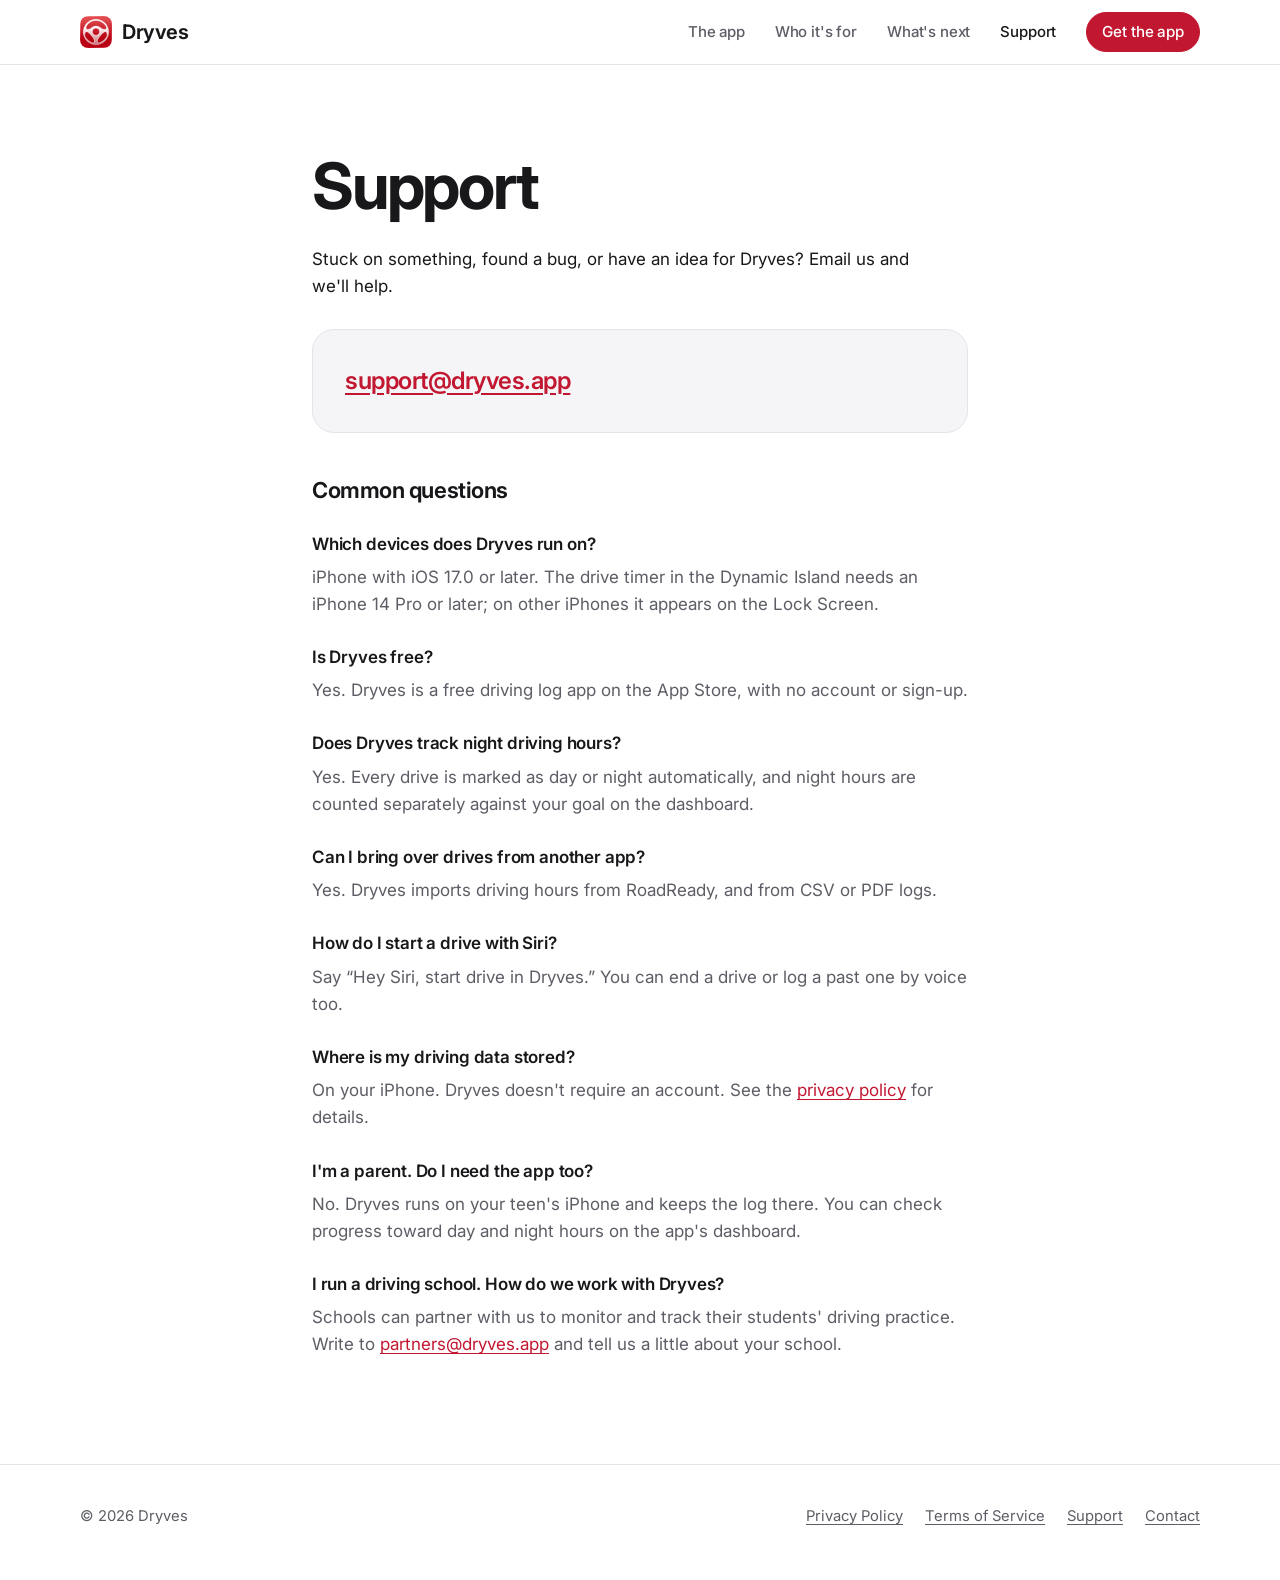
<file: public/support.html>
<!DOCTYPE html>
<html lang="en">
<head>
  <meta charset="UTF-8">
  <meta name="viewport" content="width=device-width, initial-scale=1.0">
  <title>Dryves Support: Help with the Driving Log App</title>
  <meta name="description" content="Get help with Dryves, the free driving logger for student drivers on iPhone. Answers about Siri, importing hours from RoadReady, night hours, and your data.">
  <meta name="theme-color" content="#ffffff" media="(prefers-color-scheme: light)">
  <meta name="theme-color" content="#0f0f12" media="(prefers-color-scheme: dark)">
  <link rel="canonical" href="https://dryves.app/support.html">
  <link rel="icon" type="image/png" sizes="32x32" href="assets/favicon-32.png">
  <link rel="apple-touch-icon" href="assets/apple-touch-icon.png">
  <meta property="og:type" content="website">
  <meta property="og:site_name" content="Dryves">
  <meta property="og:url" content="https://dryves.app/support.html">
  <meta property="og:title" content="Dryves Support: Help with the Driving Log App">
  <meta property="og:description" content="Get help with Dryves, the free driving logger for student drivers on iPhone. Answers about Siri, importing hours from RoadReady, night hours, and your data.">
  <meta property="og:image" content="https://dryves.app/assets/icon-512.png">
  <meta name="twitter:card" content="summary">
  <link rel="preload" href="assets/fonts/inter-latin-var.woff2" as="font" type="font/woff2" crossorigin>
  <link rel="stylesheet" href="index.css">
  <script type="application/ld+json">
  {
    "@context": "https://schema.org",
    "@graph": [
      {
        "@type": [
          "WebPage",
          "FAQPage"
        ],
        "@id": "https://dryves.app/support.html#webpage",
        "url": "https://dryves.app/support.html",
        "name": "Dryves Support: Help with the Driving Log App",
        "description": "Get help with Dryves, the free driving logger for student drivers on iPhone. Answers about Siri, importing hours from RoadReady, night hours, and your data.",
        "isPartOf": {
          "@type": "WebSite",
          "@id": "https://dryves.app/#website",
          "name": "Dryves",
          "url": "https://dryves.app/"
        },
        "breadcrumb": {
          "@id": "https://dryves.app/support.html#breadcrumb"
        },
        "inLanguage": "en-US",
        "mainEntity": [
          {
            "@type": "Question",
            "name": "Which devices does Dryves run on?",
            "acceptedAnswer": {
              "@type": "Answer",
              "text": "iPhone with iOS 17.0 or later. The drive timer in the Dynamic Island needs an iPhone 14 Pro or later; on other iPhones it appears on the Lock Screen."
            }
          },
          {
            "@type": "Question",
            "name": "Is Dryves free?",
            "acceptedAnswer": {
              "@type": "Answer",
              "text": "Yes. Dryves is a free driving log app on the App Store, with no account or sign-up."
            }
          },
          {
            "@type": "Question",
            "name": "Does Dryves track night driving hours?",
            "acceptedAnswer": {
              "@type": "Answer",
              "text": "Yes. Every drive is marked as day or night automatically, and night hours are counted separately against your goal on the dashboard."
            }
          },
          {
            "@type": "Question",
            "name": "Can I bring over drives from another app?",
            "acceptedAnswer": {
              "@type": "Answer",
              "text": "Yes. Dryves imports driving hours from RoadReady, and from CSV or PDF logs."
            }
          },
          {
            "@type": "Question",
            "name": "How do I start a drive with Siri?",
            "acceptedAnswer": {
              "@type": "Answer",
              "text": "Say “Hey Siri, start drive in Dryves.” You can end a drive or log a past one by voice too."
            }
          },
          {
            "@type": "Question",
            "name": "Where is my driving data stored?",
            "acceptedAnswer": {
              "@type": "Answer",
              "text": "On your iPhone. Dryves doesn't require an account. See the privacy policy for details."
            }
          },
          {
            "@type": "Question",
            "name": "I'm a parent. Do I need the app too?",
            "acceptedAnswer": {
              "@type": "Answer",
              "text": "No. Dryves runs on your teen's iPhone and keeps the log there. You can check progress toward day and night hours on the app's dashboard."
            }
          },
          {
            "@type": "Question",
            "name": "I run a driving school. How do we work with Dryves?",
            "acceptedAnswer": {
              "@type": "Answer",
              "text": "Schools can partner with us to monitor and track their students' driving practice. Write to partners@dryves.app and tell us a little about your school."
            }
          }
        ]
      },
      {
        "@type": "BreadcrumbList",
        "@id": "https://dryves.app/support.html#breadcrumb",
        "itemListElement": [
          {
            "@type": "ListItem",
            "position": 1,
            "name": "Dryves",
            "item": "https://dryves.app/"
          },
          {
            "@type": "ListItem",
            "position": 2,
            "name": "Support",
            "item": "https://dryves.app/support.html"
          }
        ]
      }
    ]
  }
  </script>
</head>
<body>
  <a class="skip" href="#main">Skip to content</a>

  <header class="site-header">
    <div class="wrap">
      <a class="brand" href="/">
        <img src="assets/icon-96.png" alt="" width="34" height="34">Dryves
      </a>
      <nav class="site-nav" aria-label="Main">
        <a href="/#app">The app</a>
        <a href="/#who">Who it's for</a>
        <a href="/#next">What's next</a>
        <a href="/support.html" aria-current="page">Support</a>
        <a class="btn small" href="https://apps.apple.com/us/app/dryves-smart-driving-logger/id6759067319">Get the app</a>
      </nav>
    </div>
  </header>

  <main id="main" class="page">
    <div class="wrap">
      <h1>Support</h1>
      <p>Stuck on something, found a bug, or have an idea for Dryves? Email us and we'll help.</p>

      <div class="contact-card">
        <a href="mailto:support@dryves.app">support@dryves.app</a>
      </div>

      <h2>Common questions</h2>
      <dl class="faq">
        <dt>Which devices does Dryves run on?</dt>
        <dd>iPhone with iOS 17.0 or later. The drive timer in the Dynamic Island needs an iPhone 14 Pro or later; on other iPhones it appears on the Lock Screen.</dd>

        <dt>Is Dryves free?</dt>
        <dd>Yes. Dryves is a free driving log app on the App Store, with no account or sign-up.</dd>

        <dt>Does Dryves track night driving hours?</dt>
        <dd>Yes. Every drive is marked as day or night automatically, and night hours are counted separately against your goal on the dashboard.</dd>

        <dt>Can I bring over drives from another app?</dt>
        <dd>Yes. Dryves imports driving hours from RoadReady, and from CSV or PDF logs.</dd>

        <dt>How do I start a drive with Siri?</dt>
        <dd>Say “Hey Siri, start drive in Dryves.” You can end a drive or log a past one by voice too.</dd>

        <dt>Where is my driving data stored?</dt>
        <dd>On your iPhone. Dryves doesn't require an account. See the <a href="/privacy.html">privacy policy</a> for details.</dd>

        <dt>I'm a parent. Do I need the app too?</dt>
        <dd>No. Dryves runs on your teen's iPhone and keeps the log there. You can check progress toward day and night hours on the app's dashboard.</dd>

        <dt>I run a driving school. How do we work with Dryves?</dt>
        <dd>Schools can partner with us to monitor and track their students' driving practice. Write to <a href="mailto:partners@dryves.app">partners@dryves.app</a> and tell us a little about your school.</dd>
      </dl>
    </div>
  </main>

  <footer class="site-footer">
    <div class="wrap">
      <span>&copy; <span id="year">2026</span> Dryves</span>
      <nav aria-label="Footer">
        <a href="/privacy.html">Privacy Policy</a>
        <a href="/terms.html">Terms of Service</a>
        <a href="/support.html">Support</a>
        <a href="mailto:hello@dryves.app">Contact</a>
      </nav>
    </div>
  </footer>
  <script>document.getElementById('year').textContent = new Date().getFullYear();</script>
</body>
</html>
</file>
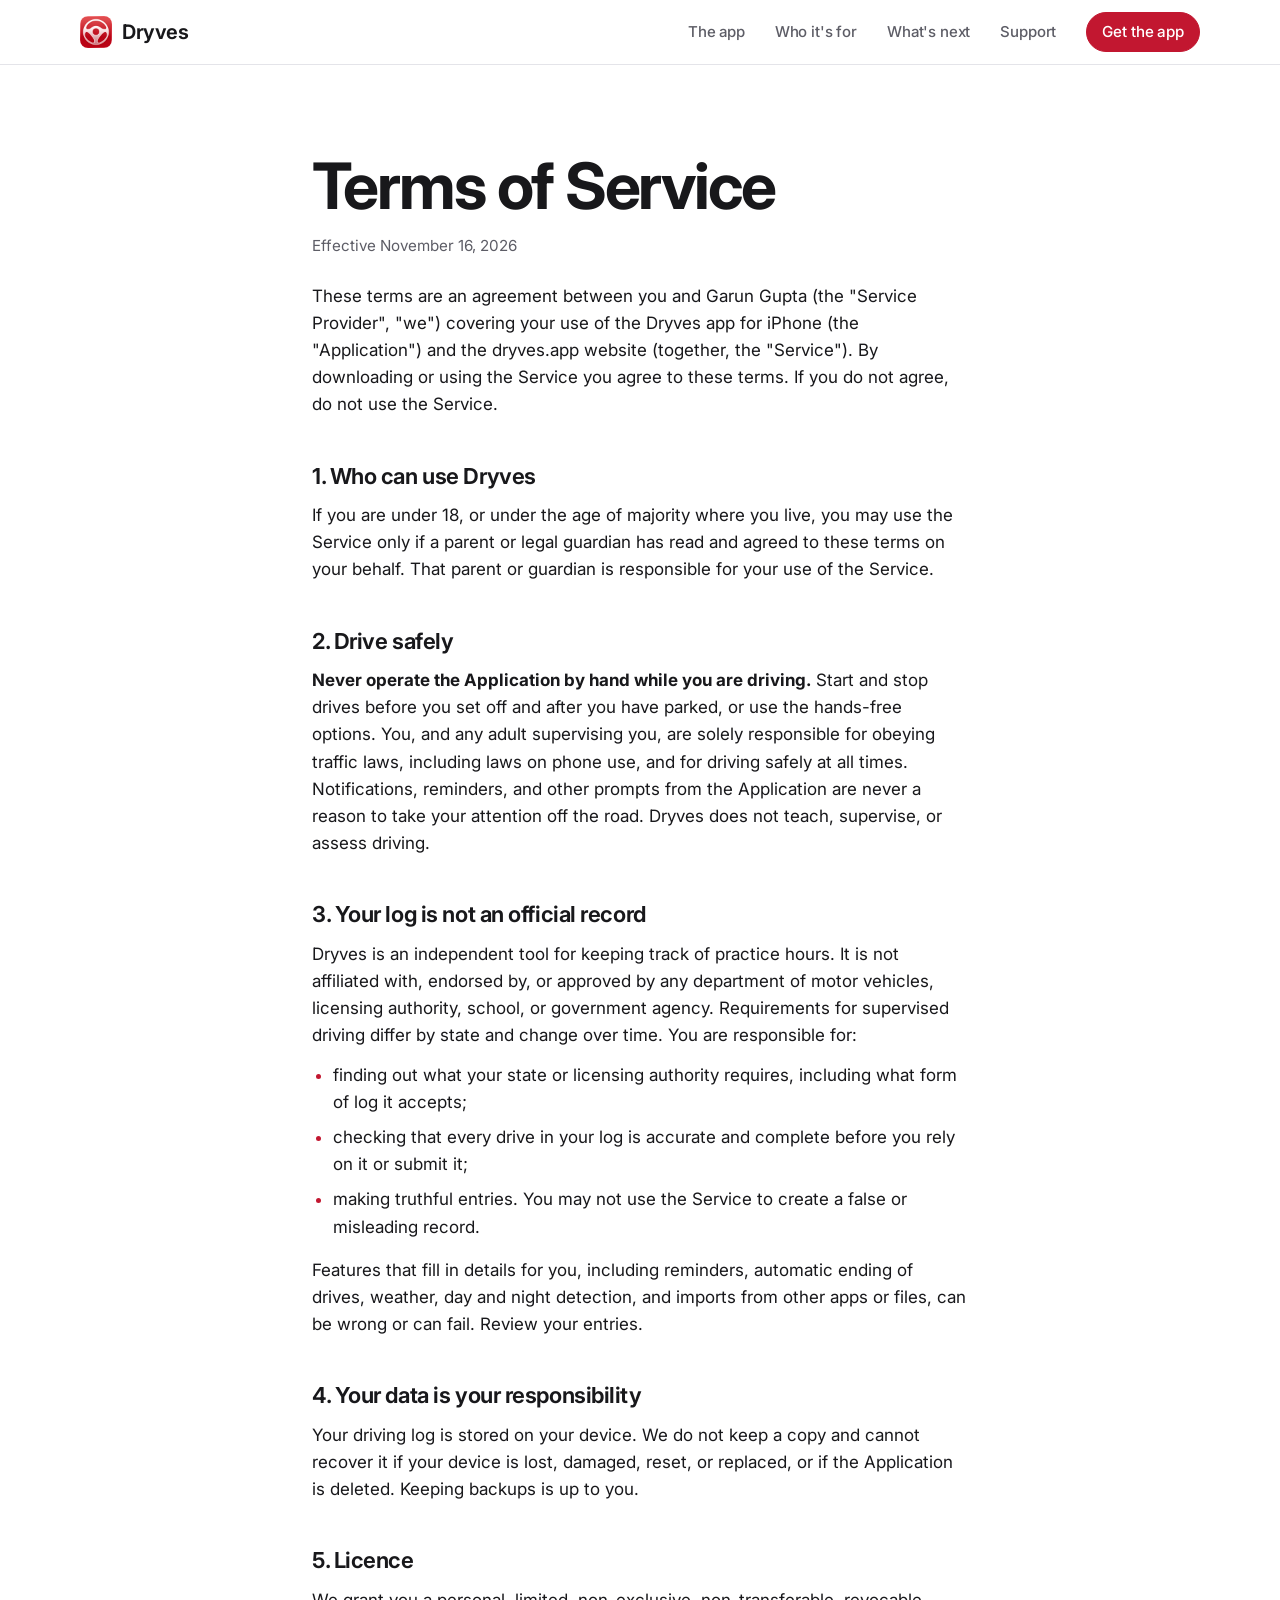
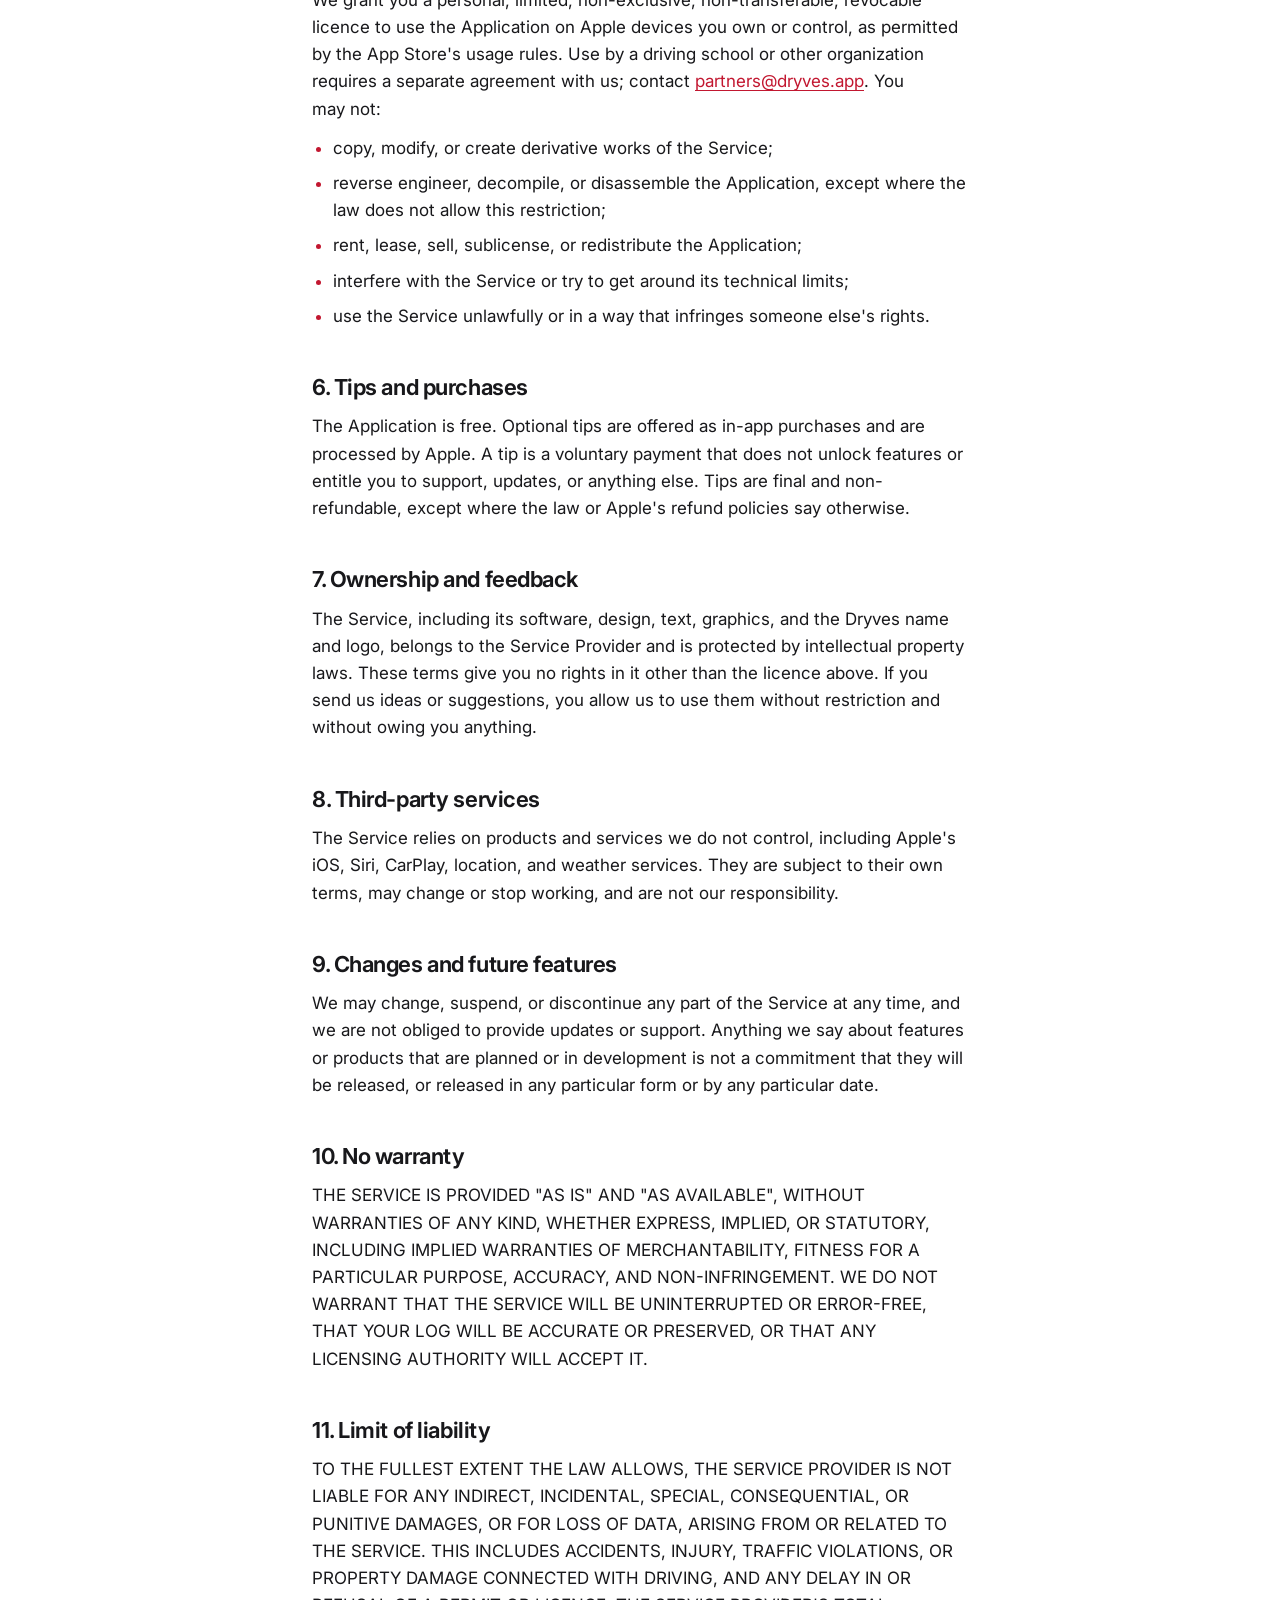
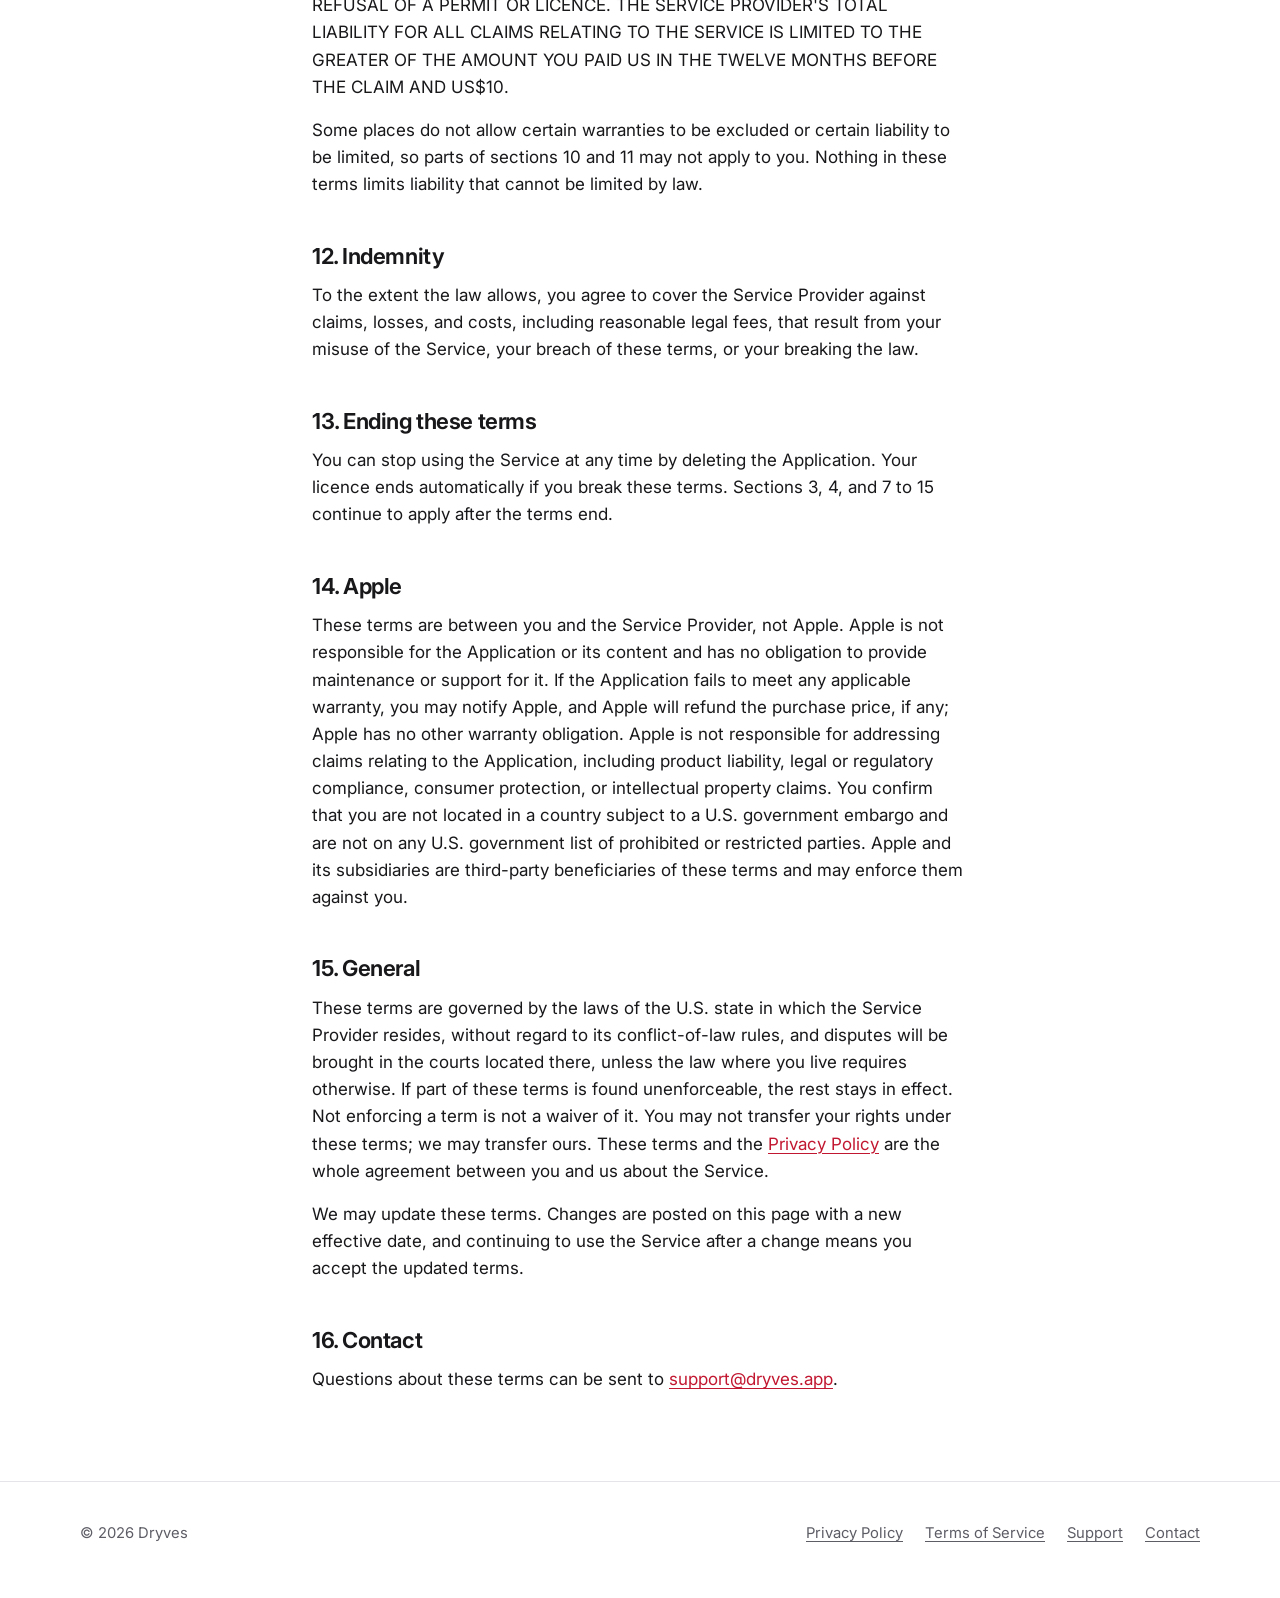
<file: public/terms.html>
<!DOCTYPE html>
<html lang="en">
<head>
  <meta charset="UTF-8">
  <meta name="viewport" content="width=device-width, initial-scale=1.0">
  <title>Terms of Service | Dryves</title>
  <meta name="description" content="The terms that apply to using the Dryves app and website.">
  <meta name="theme-color" content="#ffffff" media="(prefers-color-scheme: light)">
  <meta name="theme-color" content="#0f0f12" media="(prefers-color-scheme: dark)">
  <link rel="canonical" href="https://dryves.app/terms.html">
  <link rel="icon" type="image/png" sizes="32x32" href="assets/favicon-32.png">
  <link rel="apple-touch-icon" href="assets/apple-touch-icon.png">
  <meta property="og:type" content="website">
  <meta property="og:site_name" content="Dryves">
  <meta property="og:url" content="https://dryves.app/terms.html">
  <meta property="og:title" content="Terms of Service | Dryves">
  <meta property="og:description" content="The terms that apply to using the Dryves app and website.">
  <meta property="og:image" content="https://dryves.app/assets/icon-512.png">
  <meta name="twitter:card" content="summary">
  <link rel="preload" href="assets/fonts/inter-latin-var.woff2" as="font" type="font/woff2" crossorigin>
  <link rel="stylesheet" href="index.css">
  <script type="application/ld+json">
  {
    "@context": "https://schema.org",
    "@graph": [
      {
        "@type": "WebPage",
        "@id": "https://dryves.app/terms.html#webpage",
        "url": "https://dryves.app/terms.html",
        "name": "Terms of Service | Dryves",
        "description": "The terms that apply to using the Dryves app and website.",
        "isPartOf": {
          "@type": "WebSite",
          "@id": "https://dryves.app/#website",
          "name": "Dryves",
          "url": "https://dryves.app/"
        },
        "breadcrumb": {
          "@id": "https://dryves.app/terms.html#breadcrumb"
        },
        "inLanguage": "en-US"
      },
      {
        "@type": "BreadcrumbList",
        "itemListElement": [
          {
            "@type": "ListItem",
            "position": 1,
            "name": "Dryves",
            "item": "https://dryves.app/"
          },
          {
            "@type": "ListItem",
            "position": 2,
            "name": "Terms of Service",
            "item": "https://dryves.app/terms.html"
          }
        ],
        "@id": "https://dryves.app/terms.html#breadcrumb"
      }
    ]
  }
  </script>
</head>
<body>
  <a class="skip" href="#main">Skip to content</a>

  <header class="site-header">
    <div class="wrap">
      <a class="brand" href="/">
        <img src="assets/icon-96.png" alt="" width="34" height="34">Dryves
      </a>
      <nav class="site-nav" aria-label="Main">
        <a href="/#app">The app</a>
        <a href="/#who">Who it's for</a>
        <a href="/#next">What's next</a>
        <a href="/support.html">Support</a>
        <a class="btn small" href="https://apps.apple.com/us/app/dryves-smart-driving-logger/id6759067319">Get the app</a>
      </nav>
    </div>
  </header>

  <main id="main" class="page">
    <div class="wrap">
      <h1>Terms of Service</h1>
      <p class="effective">Effective November 16, 2026</p>
      <p>These terms are an agreement between you and Garun Gupta (the "Service Provider", "we") covering your use of the Dryves app for iPhone (the "Application") and the dryves.app website (together, the "Service"). By downloading or using the Service you agree to these terms. If you do not agree, do not use the Service.</p>

      <h2>1. Who can use Dryves</h2>
      <p>If you are under 18, or under the age of majority where you live, you may use the Service only if a parent or legal guardian has read and agreed to these terms on your behalf. That parent or guardian is responsible for your use of the Service.</p>

      <h2>2. Drive safely</h2>
      <p><strong>Never operate the Application by hand while you are driving.</strong> Start and stop drives before you set off and after you have parked, or use the hands-free options. You, and any adult supervising you, are solely responsible for obeying traffic laws, including laws on phone use, and for driving safely at all times. Notifications, reminders, and other prompts from the Application are never a reason to take your attention off the road. Dryves does not teach, supervise, or assess driving.</p>

      <h2>3. Your log is not an official record</h2>
      <p>Dryves is an independent tool for keeping track of practice hours. It is not affiliated with, endorsed by, or approved by any department of motor vehicles, licensing authority, school, or government agency. Requirements for supervised driving differ by state and change over time. You are responsible for:</p>
      <ul>
        <li>finding out what your state or licensing authority requires, including what form of log it accepts;</li>
        <li>checking that every drive in your log is accurate and complete before you rely on it or submit it;</li>
        <li>making truthful entries. You may not use the Service to create a false or misleading record.</li>
      </ul>
      <p>Features that fill in details for you, including reminders, automatic ending of drives, weather, day and night detection, and imports from other apps or files, can be wrong or can fail. Review your entries.</p>

      <h2>4. Your data is your responsibility</h2>
      <p>Your driving log is stored on your device. We do not keep a copy and cannot recover it if your device is lost, damaged, reset, or replaced, or if the Application is deleted. Keeping backups is up to you.</p>

      <h2>5. Licence</h2>
      <p>We grant you a personal, limited, non-exclusive, non-transferable, revocable licence to use the Application on Apple devices you own or control, as permitted by the App Store's usage rules. Use by a driving school or other organization requires a separate agreement with us; contact <a href="mailto:partners@dryves.app">partners@dryves.app</a>. You may not:</p>
      <ul>
        <li>copy, modify, or create derivative works of the Service;</li>
        <li>reverse engineer, decompile, or disassemble the Application, except where the law does not allow this restriction;</li>
        <li>rent, lease, sell, sublicense, or redistribute the Application;</li>
        <li>interfere with the Service or try to get around its technical limits;</li>
        <li>use the Service unlawfully or in a way that infringes someone else's rights.</li>
      </ul>

      <h2>6. Tips and purchases</h2>
      <p>The Application is free. Optional tips are offered as in-app purchases and are processed by Apple. A tip is a voluntary payment that does not unlock features or entitle you to support, updates, or anything else. Tips are final and non-refundable, except where the law or Apple's refund policies say otherwise.</p>

      <h2>7. Ownership and feedback</h2>
      <p>The Service, including its software, design, text, graphics, and the Dryves name and logo, belongs to the Service Provider and is protected by intellectual property laws. These terms give you no rights in it other than the licence above. If you send us ideas or suggestions, you allow us to use them without restriction and without owing you anything.</p>

      <h2>8. Third-party services</h2>
      <p>The Service relies on products and services we do not control, including Apple's iOS, Siri, CarPlay, location, and weather services. They are subject to their own terms, may change or stop working, and are not our responsibility.</p>

      <h2>9. Changes and future features</h2>
      <p>We may change, suspend, or discontinue any part of the Service at any time, and we are not obliged to provide updates or support. Anything we say about features or products that are planned or in development is not a commitment that they will be released, or released in any particular form or by any particular date.</p>

      <h2>10. No warranty</h2>
      <p>THE SERVICE IS PROVIDED "AS IS" AND "AS AVAILABLE", WITHOUT WARRANTIES OF ANY KIND, WHETHER EXPRESS, IMPLIED, OR STATUTORY, INCLUDING IMPLIED WARRANTIES OF MERCHANTABILITY, FITNESS FOR A PARTICULAR PURPOSE, ACCURACY, AND NON-INFRINGEMENT. WE DO NOT WARRANT THAT THE SERVICE WILL BE UNINTERRUPTED OR ERROR-FREE, THAT YOUR LOG WILL BE ACCURATE OR PRESERVED, OR THAT ANY LICENSING AUTHORITY WILL ACCEPT IT.</p>

      <h2>11. Limit of liability</h2>
      <p>TO THE FULLEST EXTENT THE LAW ALLOWS, THE SERVICE PROVIDER IS NOT LIABLE FOR ANY INDIRECT, INCIDENTAL, SPECIAL, CONSEQUENTIAL, OR PUNITIVE DAMAGES, OR FOR LOSS OF DATA, ARISING FROM OR RELATED TO THE SERVICE. THIS INCLUDES ACCIDENTS, INJURY, TRAFFIC VIOLATIONS, OR PROPERTY DAMAGE CONNECTED WITH DRIVING, AND ANY DELAY IN OR REFUSAL OF A PERMIT OR LICENCE. THE SERVICE PROVIDER'S TOTAL LIABILITY FOR ALL CLAIMS RELATING TO THE SERVICE IS LIMITED TO THE GREATER OF THE AMOUNT YOU PAID US IN THE TWELVE MONTHS BEFORE THE CLAIM AND US$10.</p>
      <p>Some places do not allow certain warranties to be excluded or certain liability to be limited, so parts of sections 10 and 11 may not apply to you. Nothing in these terms limits liability that cannot be limited by law.</p>

      <h2>12. Indemnity</h2>
      <p>To the extent the law allows, you agree to cover the Service Provider against claims, losses, and costs, including reasonable legal fees, that result from your misuse of the Service, your breach of these terms, or your breaking the law.</p>

      <h2>13. Ending these terms</h2>
      <p>You can stop using the Service at any time by deleting the Application. Your licence ends automatically if you break these terms. Sections 3, 4, and 7 to 15 continue to apply after the terms end.</p>

      <h2>14. Apple</h2>
      <p>These terms are between you and the Service Provider, not Apple. Apple is not responsible for the Application or its content and has no obligation to provide maintenance or support for it. If the Application fails to meet any applicable warranty, you may notify Apple, and Apple will refund the purchase price, if any; Apple has no other warranty obligation. Apple is not responsible for addressing claims relating to the Application, including product liability, legal or regulatory compliance, consumer protection, or intellectual property claims. You confirm that you are not located in a country subject to a U.S. government embargo and are not on any U.S. government list of prohibited or restricted parties. Apple and its subsidiaries are third-party beneficiaries of these terms and may enforce them against you.</p>

      <h2>15. General</h2>
      <p>These terms are governed by the laws of the U.S. state in which the Service Provider resides, without regard to its conflict-of-law rules, and disputes will be brought in the courts located there, unless the law where you live requires otherwise. If part of these terms is found unenforceable, the rest stays in effect. Not enforcing a term is not a waiver of it. You may not transfer your rights under these terms; we may transfer ours. These terms and the <a href="/privacy.html">Privacy Policy</a> are the whole agreement between you and us about the Service.</p>
      <p>We may update these terms. Changes are posted on this page with a new effective date, and continuing to use the Service after a change means you accept the updated terms.</p>

      <h2>16. Contact</h2>
      <p>Questions about these terms can be sent to <a href="mailto:support@dryves.app">support@dryves.app</a>.</p>
    </div>
  </main>

  <footer class="site-footer">
    <div class="wrap">
      <span>&copy; <span id="year">2026</span> Dryves</span>
      <nav aria-label="Footer">
        <a href="/privacy.html">Privacy Policy</a>
        <a href="/terms.html" aria-current="page">Terms of Service</a>
        <a href="/support.html">Support</a>
        <a href="mailto:hello@dryves.app">Contact</a>
      </nav>
    </div>
  </footer>
  <script>document.getElementById('year').textContent = new Date().getFullYear();</script>
</body>
</html>
</file>
<file: public/index.css>
/* Dryves — dryves.app */

/* Inter (variable: weight + optical size), SIL OFL — see assets/fonts/Inter-LICENSE.txt */
@font-face {
  font-family: "Inter";
  font-style: normal;
  font-weight: 100 900;
  font-display: swap;
  src: url("assets/fonts/inter-latin-var.woff2") format("woff2-variations"), url("assets/fonts/inter-latin-var.woff2") format("woff2");
  unicode-range: U+0000-00FF, U+0131, U+0152-0153, U+02BB-02BC, U+02C6, U+02DA, U+02DC, U+0304, U+0308, U+0329, U+2000-206F, U+20AC, U+2122, U+2191, U+2193, U+2212, U+2215, U+FEFF, U+FFFD;
}

:root {
  color-scheme: light dark;

  --red: #e93749;        /* App Store screenshot red */
  --red-deep: #c21730;   /* buttons, links: passes AA with white */
  --red-ink: #8f0e20;
  --peach: #f6b98a;      /* the "day" arc on the in-app progress ring */
  /* neutrals carry no brand hue, so they hold up through the accent change */
  --paper: #ffffff;
  --paper-2: #f5f5f7;
  --ink: #18181b;
  --ink-2: #5d5d66;
  --ink-3: #74747c;      /* small print; 4.6:1 on white */
  --rule: #e4e4e9;
  --rule-strong: #c9c9d0;
  --shadow: 17, 17, 26;  /* rgb triplet for elevation shadows */
  --night: #0e0f13;
  --night-2: #18191f;
  --night-rule: #2b2c34;
  --night-ink: #f3f3f6;
  --night-ink-2: #a9aab3;

  /* roles: the dark scheme below redefines these, not the components */
  --surface: #ffffff;    /* cards */
  --chip: var(--paper-2);
  --link: var(--red-deep);
  --link-hover: var(--red-ink);
  --btn-hover: var(--red-ink);
  --night-edge: transparent;

  --sans: "Inter", -apple-system, BlinkMacSystemFont, "Segoe UI", Roboto, "Helvetica Neue", sans-serif;

  --wrap: 1120px;
  --gutter: clamp(20px, 5vw, 40px);
  --radius: 22px;
}

@media (prefers-color-scheme: dark) {
  :root {
    --paper: #0f0f12;
    --paper-2: #16161a;
    --ink: #f2f2f5;
    --ink-2: #a8a8b2;
    --ink-3: #8b8b95;      /* small print; 5.6:1 on --paper */
    --rule: #26262c;
    --rule-strong: #3e3e47;
    --shadow: 0, 0, 0;
    --night: #000000;
    --night-edge: var(--rule);

    --surface: #1a1a1f;
    --chip: #2a2a31;
    --link: #ff6b79;       /* red-deep is too dark to read on near-black */
    --link-hover: #ff9ba4;
    --btn-hover: #d8213a;
  }
}

*, *::before, *::after { box-sizing: border-box; }

html { scroll-behavior: smooth; scroll-padding-top: 84px; -webkit-text-size-adjust: 100%; }

body {
  margin: 0;
  background: var(--paper);
  color: var(--ink);
  font-family: var(--sans);
  font-size: 1.0625rem;
  line-height: 1.6;
  font-optical-sizing: auto;
  -webkit-font-smoothing: antialiased;
  -moz-osx-font-smoothing: grayscale;
}

img { max-width: 100%; height: auto; display: block; }

a { color: var(--link); text-underline-offset: 0.18em; text-decoration-thickness: 0.07em; }
::selection { background: var(--red-deep); color: #fff; }
.night ::selection { background: var(--peach); color: var(--night); }
.aud.now ::selection { background: #fff; color: var(--red-ink); }
a:hover { color: var(--link-hover); }

:focus-visible { outline: 3px solid var(--link); outline-offset: 3px; border-radius: 6px; }
.night :focus-visible { outline-color: var(--peach); }
.aud.now :focus-visible { outline-color: #fff; }

h1, h2, h3 {
  font-weight: 650;
  letter-spacing: -0.025em;
  line-height: 1.1;
  margin: 0;
  text-wrap: balance;
}
h1 { font-size: clamp(2.6rem, 6.4vw, 4.75rem); font-weight: 700; letter-spacing: -0.035em; line-height: 1.02; }
h2 { font-size: clamp(1.85rem, 3.8vw, 2.875rem); letter-spacing: -0.032em; }
h3 { font-size: 1.25rem; font-weight: 600; letter-spacing: -0.015em; line-height: 1.3; }
p { margin: 0; text-wrap: pretty; }

.wrap { width: 100%; max-width: calc(var(--wrap) + 2 * var(--gutter)); margin-inline: auto; padding-inline: var(--gutter); }

.skip {
  position: absolute; left: 12px; top: -60px; z-index: 100;
  background: var(--ink); color: var(--paper); padding: 10px 16px; border-radius: 10px;
}
.skip:focus, .skip:hover { color: var(--paper); }
.skip:focus { top: 12px; }

/* ---------- Header ---------- */

.site-header {
  position: sticky; top: 0; z-index: 50;
  background: color-mix(in srgb, var(--paper) 86%, transparent);
  backdrop-filter: saturate(1.4) blur(14px);
  -webkit-backdrop-filter: saturate(1.4) blur(14px);
  border-bottom: 1px solid var(--rule);
}
.site-header .wrap { display: flex; align-items: center; gap: 20px; min-height: 64px; }

.brand {
  display: inline-flex; align-items: center; gap: 10px;
  font-weight: 650; font-size: 1.25rem; letter-spacing: -0.025em;
  color: var(--ink); text-decoration: none;
}
.brand:hover { color: var(--ink); }
.brand img { width: 32px; height: 32px; border-radius: 8px; }

.site-nav { margin-left: auto; display: flex; align-items: center; gap: clamp(14px, 2.4vw, 30px); }
.site-nav a { color: var(--ink-2); text-decoration: none; font-size: 0.9375rem; font-weight: 500; letter-spacing: -0.01em; padding-block: 10px; transition: color 0.15s; }
.site-nav a:hover, .site-nav a[aria-current="page"] { color: var(--ink); }

.btn {
  display: inline-flex; align-items: center; justify-content: center; gap: 8px;
  padding: 0.7em 1.25em; border-radius: 999px;
  background: var(--red-deep); color: #fff; font-weight: 600; letter-spacing: -0.01em; text-decoration: none;
  border: 1.5px solid var(--red-deep);
  transition: background-color 0.15s, border-color 0.15s, color 0.15s;
}
.btn:active { transform: translateY(1px); }
.btn:hover { background: var(--btn-hover); border-color: var(--btn-hover); color: #fff; }
.btn.small { padding: 0.45em 1em; font-size: 0.95rem; }
.site-nav a.btn, .site-nav a.btn:hover { color: #fff; }
.btn.ghost { background: transparent; color: var(--ink); border-color: var(--ink); }
.btn.ghost:hover { background: var(--ink); color: var(--paper); border-color: var(--ink); }
.night .btn { background: var(--peach); border-color: var(--peach); color: var(--night); }
.night .btn:hover { background: #fff; border-color: #fff; color: var(--night); }

@media (max-width: 760px) {
  .site-nav a:not(.btn) { display: none; }
}

/* ---------- Hero ---------- */

.hero { padding-block: clamp(40px, 7vw, 88px) clamp(48px, 7vw, 96px); overflow: hidden; }
.hero .wrap { display: grid; grid-template-columns: minmax(0, 1.05fr) minmax(0, 1fr); gap: clamp(32px, 5vw, 72px); align-items: center; }

/* Live Activity–style pill: the app's own drive timer, counting your time on the page */
.fan-col { display: grid; justify-items: center; gap: clamp(18px, 2.4vw, 28px); min-width: 0; }
.island {
  display: inline-flex; align-items: center; gap: 12px;
  background: #000; color: #fff; border-radius: 999px;
  box-shadow: 0 0 0 1px var(--night-edge);
  padding: 7px 16px 7px 8px;
  font-size: 0.875rem; font-weight: 550;
}
.island img { width: 26px; height: 26px; border-radius: 50%; }
.island time {
  color: #ff5d6c; font-variant-numeric: tabular-nums; font-weight: 700;
  min-width: 3.2ch; text-align: right;
}

.eyebrow { margin-bottom: 18px; font-size: 0.9375rem; font-weight: 600; letter-spacing: -0.005em; color: var(--link); }
.hero h1 em { font-style: normal; color: var(--link); }
.hero .lede { margin-top: 24px; font-size: clamp(1.125rem, 1.6vw, 1.3rem); color: var(--ink-2); max-width: 34em; }
.hero .cta { margin-top: 32px; display: flex; flex-wrap: wrap; align-items: center; gap: 14px 22px; }
.badge-link { display: inline-block; border-radius: 9px; transition: transform 0.25s cubic-bezier(0.16, 1, 0.3, 1); }
.badge-link:hover { transform: translateY(-2px); }
.badge-link:active { transform: none; }
.badge-link img { height: 54px; width: auto; }
.facts { margin: 28px 0 0; padding: 0; list-style: none; display: flex; flex-wrap: wrap; gap: 4px 20px; font-size: 0.875rem; color: var(--ink-2); }

.fan { display: flex; justify-content: center; align-items: center; width: 100%; }
.fan img {
  width: 39%; flex: none; border-radius: clamp(16px, 2.4vw, 28px);
  box-shadow: 0 30px 60px -28px rgba(var(--shadow), 0.42), 0 2px 0 rgba(255, 255, 255, 0.25) inset;
}
.fan img:nth-child(1) { transform: rotate(-6deg) translateY(4%); margin-right: -11%; }
.fan img:nth-child(2) { z-index: 1; width: 44%; }
.fan img:nth-child(3) { transform: rotate(6deg) translateY(4%); margin-left: -11%; }

/* the one authored moment: the side screens deal out from behind the centre one */
@media (prefers-reduced-motion: no-preference) {
  .fan img:nth-child(1) { animation: deal-left 0.9s cubic-bezier(0.16, 1, 0.3, 1) 0.15s backwards; }
  .fan img:nth-child(3) { animation: deal-right 0.9s cubic-bezier(0.16, 1, 0.3, 1) 0.15s backwards; }
}
@keyframes deal-left { from { transform: translateX(52%) scale(0.94); } }
@keyframes deal-right { from { transform: translateX(-52%) scale(0.94); } }

@media (max-width: 860px) {
  .hero .wrap { grid-template-columns: 1fr; }
  .fan-col { max-width: 520px; margin-inline: auto; }
}

/* ---------- Sections ---------- */

section { padding-block: clamp(64px, 9vw, 120px); }
.section-head { max-width: 46rem; margin-bottom: clamp(32px, 5vw, 56px); }
.section-head p { margin-top: 18px; font-size: 1.15rem; color: var(--ink-2); }
.night .section-head p { color: var(--night-ink-2); }

/* Screenshot strip */
.app { background: var(--paper-2); border-block: 1px solid var(--rule); }
.strip {
  display: flex; gap: 18px; overflow-x: auto; scroll-snap-type: x proximity;
  padding: 6px var(--gutter) 22px; margin-inline: calc(-1 * var(--gutter));
  scrollbar-width: thin; scrollbar-color: var(--red-deep) transparent;
}
.strip::-webkit-scrollbar { height: 6px; }
.strip::-webkit-scrollbar-thumb { background: var(--red-deep); border-radius: 999px; }
.strip::-webkit-scrollbar-track { background: transparent; }
.strip img {
  flex: none; width: min(262px, 68vw); border-radius: 24px; scroll-snap-align: center;
  box-shadow: 0 18px 34px -22px rgba(var(--shadow), 0.45);
}

.features {
  list-style: none; margin: clamp(40px, 6vw, 72px) 0 0; padding: 0;
  display: grid; grid-template-columns: repeat(auto-fit, minmax(250px, 1fr)); gap: 0 clamp(28px, 4vw, 56px);
}
.features li { padding: 22px 0; border-top: 1px solid var(--rule); }
.features h3 { font-size: 1.0625rem; }
.features p { margin-top: 6px; color: var(--ink-2); font-size: 0.975rem; }

/* Audiences */
.audiences { display: grid; grid-template-columns: repeat(2, minmax(0, 1fr)); gap: 20px; }
.aud {
  display: flex; flex-direction: column; background: var(--surface); border: 1px solid var(--rule);
  border-radius: var(--radius); padding: clamp(24px, 3vw, 34px);
}
.aud.now { background: var(--red-deep); border-color: var(--red-deep); color: #fff; }
.aud-head { display: flex; flex-wrap: wrap; align-items: center; justify-content: space-between; gap: 10px 16px; }
.tag {
  font-size: 0.8125rem; font-weight: 550; line-height: 1.4;
  padding: 3px 10px; border-radius: 999px; background: var(--chip); color: var(--ink-2);
}
.aud.now .tag { background: #fff; color: var(--red-ink); }
.aud h3 { font-size: 1.5rem; letter-spacing: -0.025em; }
.aud > p { margin-top: 14px; color: var(--ink-2); }
.aud.now > p { color: #ffe3e6; }
.aud ul { margin: 20px 0 28px; padding: 0; list-style: none; font-size: 1rem; }
.aud li { padding: 10px 0 10px 20px; border-top: 1px solid var(--rule); position: relative; }
.aud.now li { border-color: rgba(255, 255, 255, 0.28); }
.aud li::before {
  content: ""; position: absolute; left: 2px; top: calc(10px + 0.8em - 3px); width: 6px; height: 6px; border-radius: 50%;
  background: var(--link);
}
.aud.now li::before { background: var(--peach); }
.aud .more { margin-top: auto; font-weight: 600; }
.aud.now .more { color: #fff; }

.aud.later { background: transparent; border-style: dashed; border-color: var(--rule-strong); }

@media (max-width: 760px) { .audiences { grid-template-columns: 1fr; } }

/* What's next — the night section */
.night { background: var(--night); color: var(--night-ink); position: relative; overflow: hidden; border-block: 1px solid var(--night-edge); }
.night::before {
  /* headlights on a dark road */
  content: ""; position: absolute; inset: auto -10% -55% -10%; height: 90%;
  background: radial-gradient(50% 60% at 50% 100%, rgba(233, 55, 73, 0.34), transparent 70%);
  pointer-events: none;
}
.night .wrap { position: relative; }
.night a { color: var(--peach); }
.night .cta-row { margin-top: 0; display: flex; flex-wrap: wrap; align-items: center; gap: 14px 22px; color: var(--night-ink-2); }

/* a road centre line running out of the section */
.lane {
  position: relative; height: 6px; margin-top: clamp(56px, 8vw, 96px); margin-bottom: calc(-1 * clamp(20px, 3vw, 40px));
  background: repeating-linear-gradient(90deg, var(--peach) 0 64px, transparent 64px 120px); opacity: 0.55;
}

/* Closing CTA */
.closing { text-align: center; }
.closing h2 { max-width: 16em; margin-inline: auto; }
.closing p { margin: 18px auto 0; max-width: 34em; color: var(--ink-2); font-size: 1.15rem; }
.closing .cta { margin-top: 32px; display: flex; flex-wrap: wrap; justify-content: center; align-items: center; gap: 14px 22px; }

/* ---------- Footer ---------- */

.site-footer { border-top: 1px solid var(--rule); padding-block: 32px 44px; font-size: 0.925rem; color: var(--ink-2); }
.site-footer .wrap { display: flex; flex-wrap: wrap; gap: 12px 28px; align-items: center; }
.site-footer nav { display: flex; flex-wrap: wrap; gap: 0 22px; margin-left: auto; }
.site-footer a { color: var(--ink-2); padding-block: 8px; }
.site-footer a:hover { color: var(--link); }
.legal { flex-basis: 100%; font-size: 0.8125rem; color: var(--ink-3); }

/* ---------- Text pages (privacy, support) ---------- */

.page { padding-block: clamp(48px, 7vw, 88px); }
.page .wrap { max-width: calc(41rem + 2 * var(--gutter)); }
.page h1 { font-size: clamp(2.5rem, 6vw, 4rem); margin-bottom: 28px; }
.page h2 { font-size: 1.375rem; letter-spacing: -0.02em; line-height: 1.25; margin: 44px 0 12px; }
.page p + p, .page ul + p { margin-top: 16px; }
.page ul { margin: 12px 0 0; padding-left: 1.25em; }
.page li + li { margin-top: 8px; }
.page li::marker { color: var(--link); }
.page .effective { color: var(--ink-2); font-size: 0.95rem; margin: -12px 0 24px; }
.page .note { margin-top: 44px; padding-top: 20px; border-top: 1px solid var(--rule); font-size: 0.875rem; color: var(--ink-2); }
.contact-card {
  margin-top: 28px; background: var(--paper-2); border: 1px solid var(--rule); border-radius: var(--radius);
  padding: clamp(22px, 3vw, 32px);
}
.contact-card a { font-weight: 600; letter-spacing: -0.02em; font-size: clamp(1.15rem, 3.4vw, 1.5rem); overflow-wrap: anywhere; }
.faq-section + .closing { border-top: 1px solid var(--rule); }
.faq-section .faq { max-width: 46rem; margin: 0; }
.faq-section .faq dt:first-child { margin-top: 0; }
.faq-more { margin-top: 32px; color: var(--ink-2); }
.faq dt { font-weight: 600; font-size: 1.0625rem; letter-spacing: -0.01em; margin-top: 26px; }
.faq dd { margin: 6px 0 0; color: var(--ink-2); }

@media (prefers-reduced-motion: reduce) {
  html { scroll-behavior: auto; }
  * { transition: none !important; }
}

/* 404 */
.lost { text-align: center; padding-block: clamp(72px, 14vw, 160px); }
.lost p { margin: 18px auto 30px; color: var(--ink-2); font-size: 1.15rem; max-width: 30em; }
</file>
